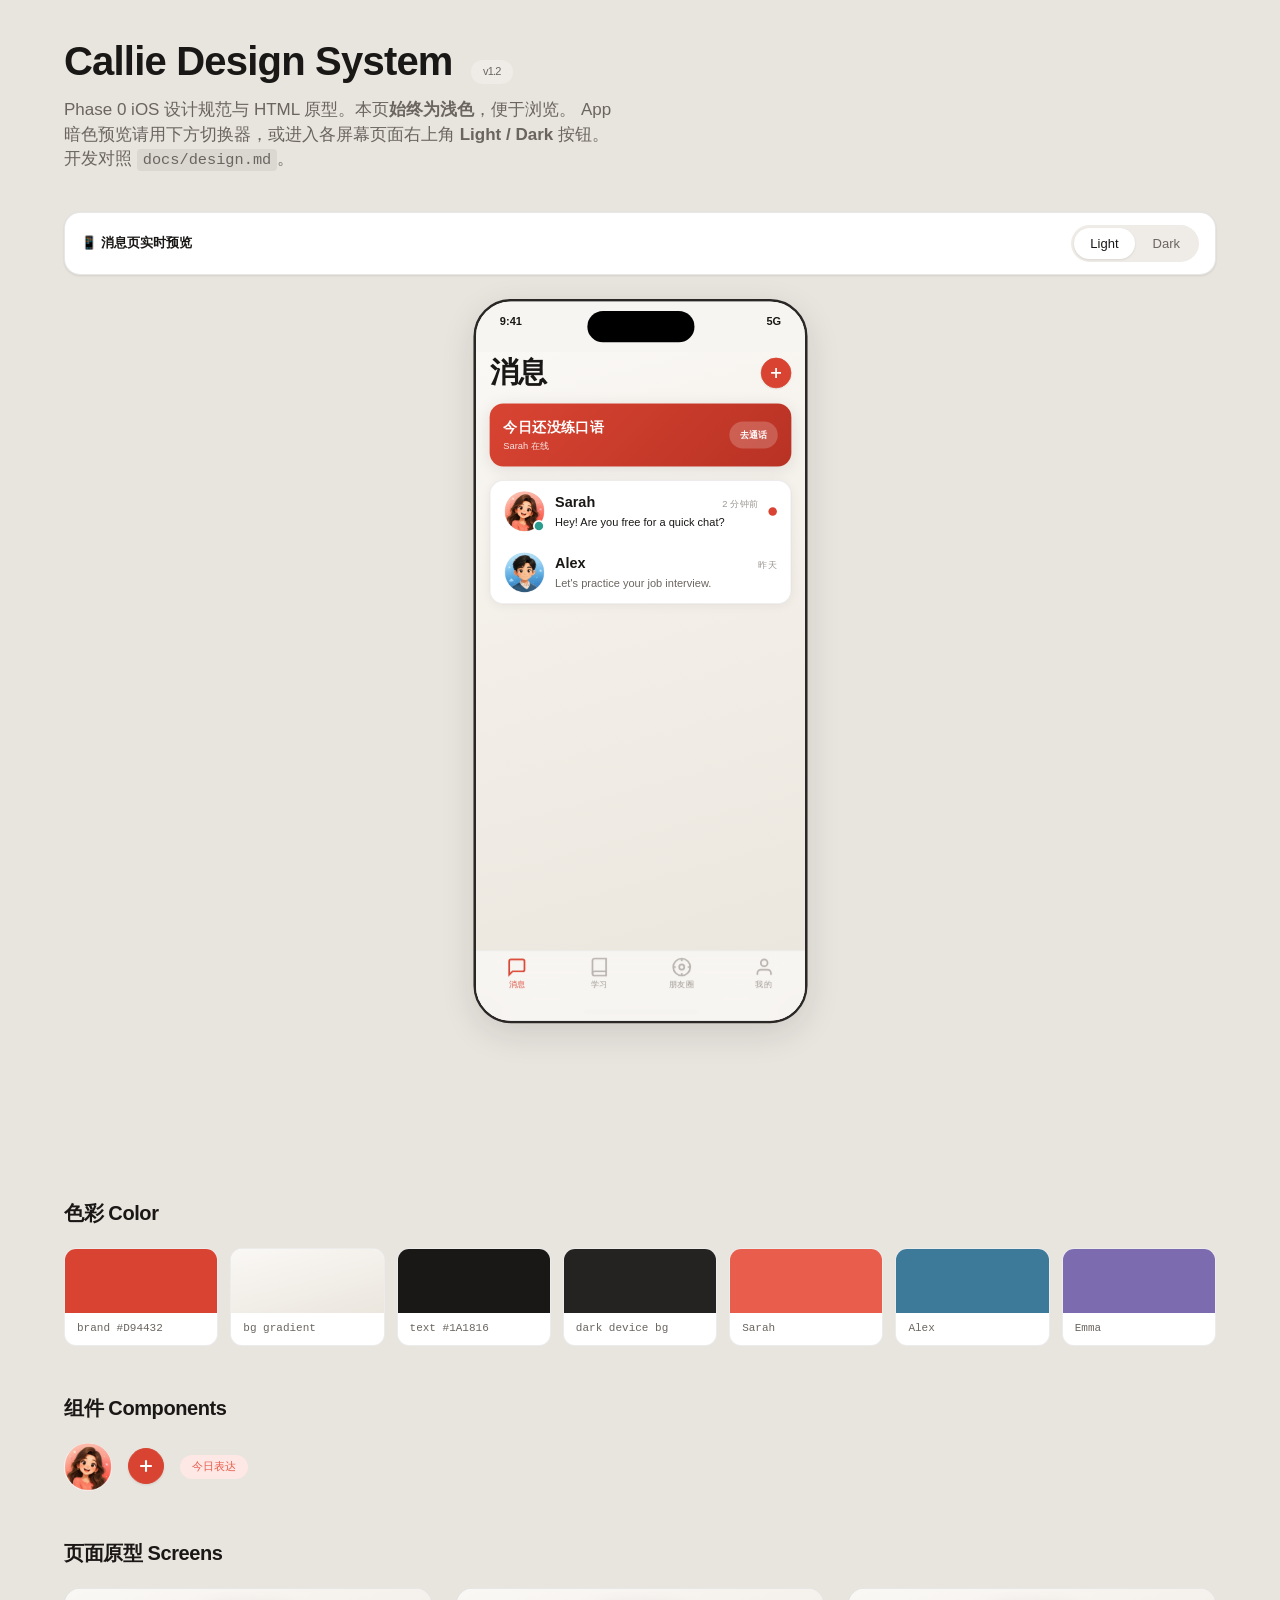
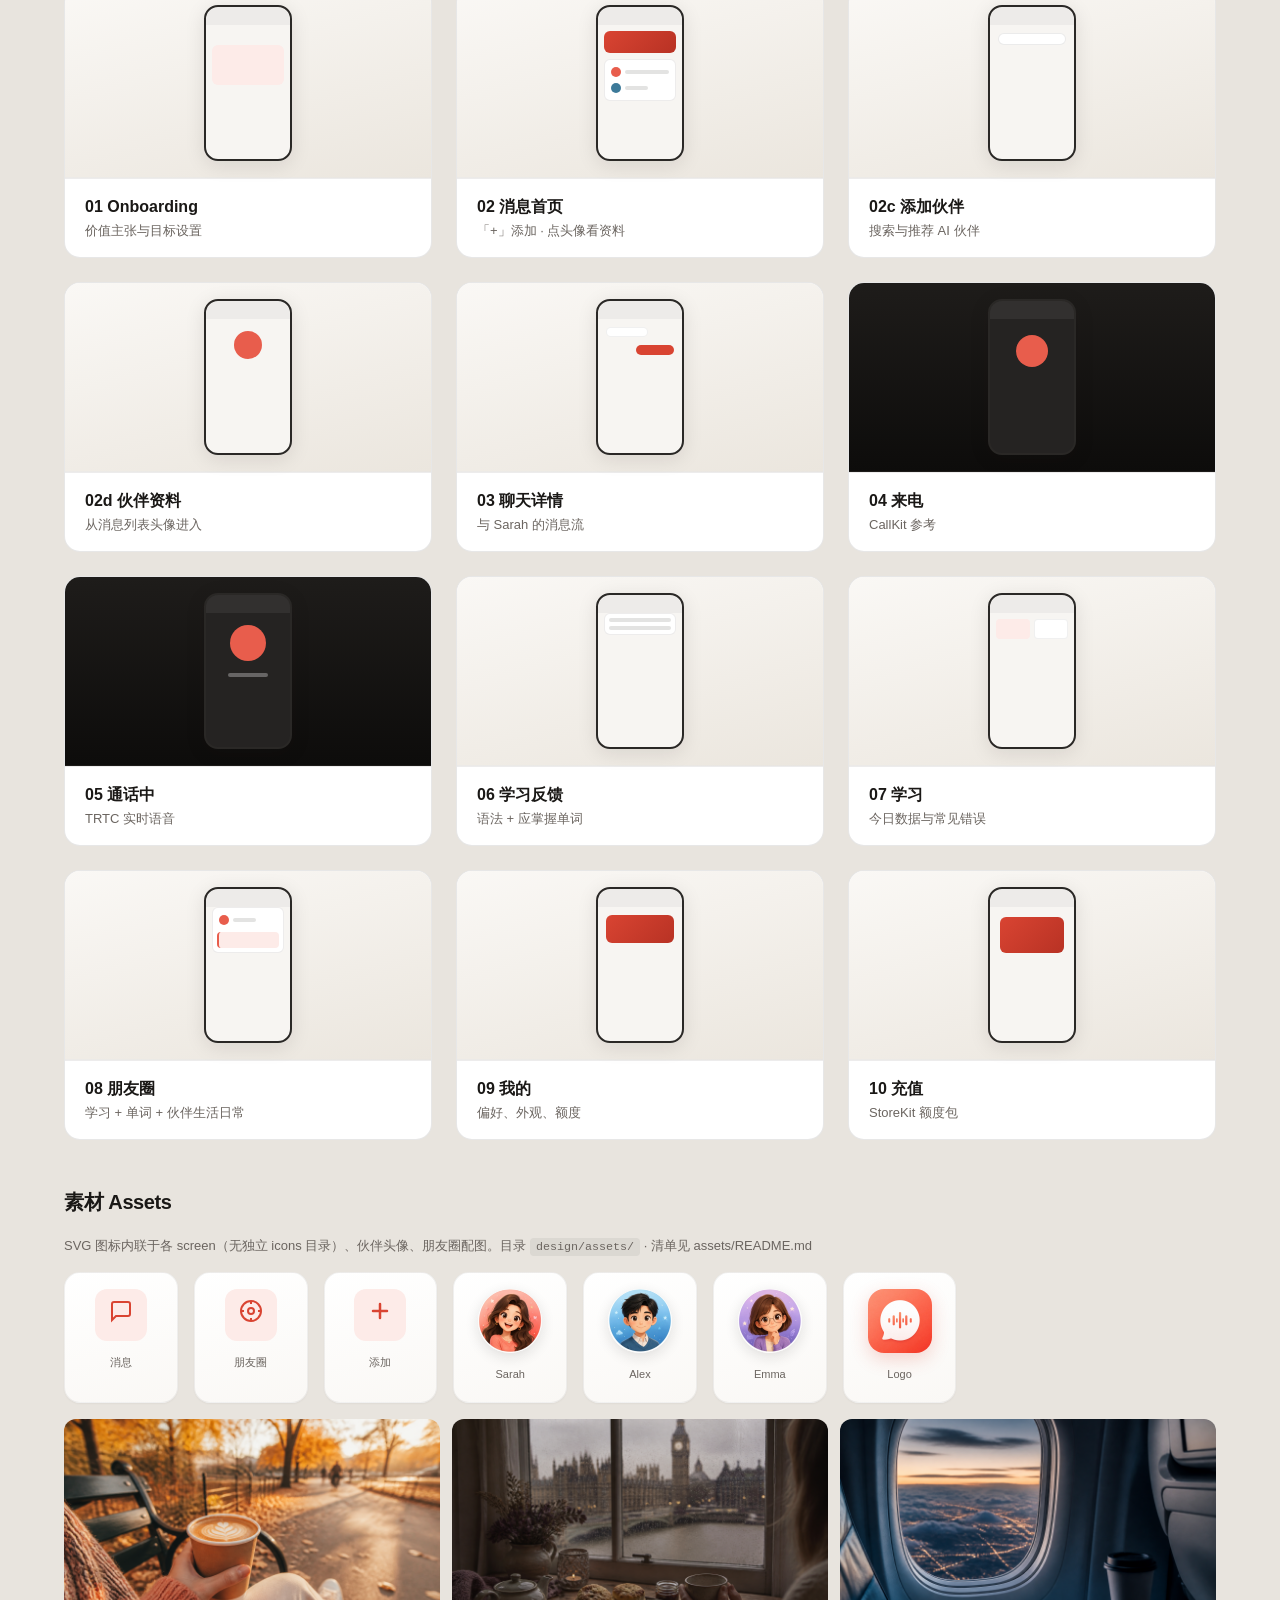
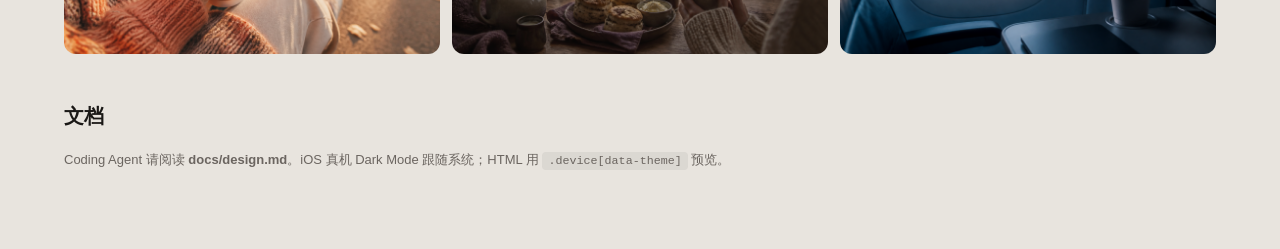
<file: design/index.html>
<!DOCTYPE html>
<html lang="zh-Hans" class="hub-page">
<head>
  <meta charset="UTF-8" />
  <meta name="viewport" content="width=device-width, initial-scale=1" />
  <title>Callie Design System</title>
  <link rel="stylesheet" href="css/tokens.css" />
  <link rel="stylesheet" href="css/layout.css" />
  <link rel="stylesheet" href="css/components.css" />
  <link rel="stylesheet" href="css/assets.css" />
</head>
<body>
  <div class="hub">
    <header class="hub-header">
      <h1>Callie Design System <span class="theme-badge">v1.2</span></h1>
      <p>
        Phase 0 iOS 设计规范与 HTML 原型。本页<strong>始终为浅色</strong>，便于浏览。
        App 暗色预览请用下方切换器，或进入各屏幕页面右上角 <strong>Light / Dark</strong> 按钮。
        开发对照 <code>docs/design.md</code>。
      </p>
    </header>

    <div class="theme-toolbar">
      <span class="theme-toolbar__label">📱 消息页实时预览</span>
      <div class="theme-toggle" role="group" aria-label="设备主题">
        <button type="button" class="theme-toggle__btn theme-toggle__btn--active" data-theme-btn="light">Light</button>
        <button type="button" class="theme-toggle__btn" data-theme-btn="dark">Dark</button>
      </div>
    </div>

    <div style="display:flex;justify-content:center;margin-bottom:var(--space-12)">
      <div class="device" data-theme="light" style="transform:scale(0.85);transform-origin:top center">
        <div class="device__island"></div>
        <div class="device__screen">
          <div class="device__status device__status--light"><span>9:41</span><span>5G</span></div>
          <div class="device__content device__content--with-tab">
            <div class="page page--rich">
              <header class="page-header page-header--large page-header--toolbar">
                <h1 class="page-title">消息</h1>
                <span class="nav-icon-btn nav-icon-btn--brand" aria-hidden="true">
                  <svg viewBox="0 0 24 24" fill="none" stroke="currentColor" stroke-width="2.5"><path d="M12 5v14M5 12h14"/></svg>
                </span>
              </header>
              <div class="hero-strip">
                <div class="hero-strip__text"><h2>今日还没练口语</h2><p>Sarah 在线</p></div>
                <span class="hero-strip__badge">去通话</span>
              </div>
              <div class="page-body page-body--flush">
                <div class="conversation-panel">
                  <ul class="conversation-list">
                    <li>
                      <div class="conversation-row">
                        <span class="avatar-wrap">
                          <img class="avatar-img" src="assets/avatars/avatar-sarah.png" alt="Sarah" />
                          <span class="avatar__badge"></span>
                        </span>
                        <div class="conversation-row__body">
                          <div class="conversation-row__top">
                            <span class="conversation-row__name">Sarah</span>
                            <span class="conversation-row__time">2 分钟前</span>
                          </div>
                          <p class="conversation-row__preview conversation-row__preview--unread">Hey! Are you free for a quick chat?</p>
                        </div>
                        <span class="conversation-row__unread"></span>
                      </div>
                    </li>
                    <li>
                      <div class="conversation-row">
                        <img class="avatar-img" src="assets/avatars/avatar-alex.png" alt="Alex" />
                        <div class="conversation-row__body">
                          <div class="conversation-row__top">
                            <span class="conversation-row__name">Alex</span>
                            <span class="conversation-row__time">昨天</span>
                          </div>
                          <p class="conversation-row__preview">Let's practice your job interview.</p>
                        </div>
                      </div>
                    </li>
                  </ul>
                </div>
              </div>
            </div>
          </div>
          <nav class="tab-bar">
            <span class="tab-bar__item tab-bar__item--active"><svg class="tab-bar__icon" viewBox="0 0 24 24" fill="none" stroke="currentColor" stroke-width="2"><path d="M21 15a2 2 0 0 1-2 2H7l-4 4V5a2 2 0 0 1 2-2h14a2 2 0 0 1 2 2z"/></svg>消息</span>
            <span class="tab-bar__item"><svg class="tab-bar__icon" viewBox="0 0 24 24" fill="none" stroke="currentColor" stroke-width="2"><path d="M4 19.5A2.5 2.5 0 0 1 6.5 17H20"/><path d="M6.5 2H20v20H6.5A2.5 2.5 0 0 1 4 19.5v-15A2.5 2.5 0 0 1 6.5 2z"/></svg>学习</span>
            <span class="tab-bar__item"><svg class="tab-bar__icon" viewBox="0 0 24 24" fill="none" stroke="currentColor" stroke-width="2"><circle cx="12" cy="12" r="10"/><circle cx="12" cy="12" r="3"/><line x1="12" y1="2" x2="12" y2="5"/><line x1="12" y1="19" x2="12" y2="22"/><line x1="2" y1="12" x2="5" y2="12"/><line x1="19" y1="12" x2="22" y2="12"/></svg>朋友圈</span>
            <span class="tab-bar__item"><svg class="tab-bar__icon" viewBox="0 0 24 24" fill="none" stroke="currentColor" stroke-width="2"><path d="M20 21v-2a4 4 0 0 0-4-4H8a4 4 0 0 0-4 4v2"/><circle cx="12" cy="7" r="4"/></svg>我的</span>
          </nav>
          <div class="device__home-indicator device__home-indicator--dark"></div>
        </div>
      </div>
    </div>

    <section class="hub-section">
      <h2>色彩 Color</h2>
      <div class="token-grid">
        <div class="token-swatch"><div class="token-swatch__color" style="background:#d94432"></div><div class="token-swatch__label">brand #D94432</div></div>
        <div class="token-swatch"><div class="token-swatch__color" style="background:linear-gradient(165deg,#faf8f5,#ebe6de)"></div><div class="token-swatch__label">bg gradient</div></div>
        <div class="token-swatch"><div class="token-swatch__color" style="background:#1a1816"></div><div class="token-swatch__label">text #1A1816</div></div>
        <div class="token-swatch"><div class="token-swatch__color" style="background:#252322"></div><div class="token-swatch__label">dark device bg</div></div>
        <div class="token-swatch"><div class="token-swatch__color" style="background:#e85d4c"></div><div class="token-swatch__label">Sarah</div></div>
        <div class="token-swatch"><div class="token-swatch__color" style="background:#3d7a99"></div><div class="token-swatch__label">Alex</div></div>
        <div class="token-swatch"><div class="token-swatch__color" style="background:#7c6bae"></div><div class="token-swatch__label">Emma</div></div>
      </div>
    </section>

    <section class="hub-section">
      <h2>组件 Components</h2>
      <div class="component-row">
        <img class="avatar-img" src="assets/avatars/avatar-sarah.png" alt="Sarah" />
        <button class="nav-icon-btn nav-icon-btn--brand" type="button" aria-label="添加">
          <svg viewBox="0 0 24 24" fill="none" stroke="currentColor" stroke-width="2.5"><path d="M12 5v14M5 12h14"/></svg>
        </button>
        <span class="tag tag--sarah">今日表达</span>
      </div>
    </section>

    <section class="hub-section">
      <h2>页面原型 Screens</h2>
      <div class="screen-grid">
        <a class="screen-card" href="screens/onboarding.html">
          <div class="screen-card__thumb"><div class="screen-card__thumb-inner"><div class="thumb-bar"></div><div class="thumb-hero" style="margin-top:20px;height:40px;background:#fdebe8"></div></div></div>
          <div class="screen-card__meta"><h3>01 Onboarding</h3><p>价值主张与目标设置</p></div>
        </a>
        <a class="screen-card" href="screens/messages.html">
          <div class="screen-card__thumb">
            <div class="screen-card__thumb-inner">
              <div class="thumb-bar"></div>
              <div class="thumb-hero"></div>
              <div class="thumb-panel"><div class="thumb-row"><span class="thumb-dot" style="background:#e85d4c"></span><span class="thumb-line"></span></div><div class="thumb-row"><span class="thumb-dot" style="background:#3d7a99"></span><span class="thumb-line thumb-line--short"></span></div></div>
            </div>
          </div>
          <div class="screen-card__meta"><h3>02 消息首页</h3><p>「+」添加 · 点头像看资料</p></div>
        </a>
        <a class="screen-card" href="screens/add-partner.html">
          <div class="screen-card__thumb"><div class="screen-card__thumb-inner"><div class="thumb-bar"></div><div style="margin:8px;height:12px;border-radius:6px;background:#fff;border:1px solid rgba(0,0,0,.08)"></div></div></div>
          <div class="screen-card__meta"><h3>02c 添加伙伴</h3><p>搜索与推荐 AI 伙伴</p></div>
        </a>
        <a class="screen-card" href="screens/partner-profile.html">
          <div class="screen-card__thumb"><div class="screen-card__thumb-inner"><div class="thumb-bar"></div><div style="margin:12px auto;width:28px;height:28px;border-radius:50%;background:#e85d4c"></div></div></div>
          <div class="screen-card__meta"><h3>02d 伙伴资料</h3><p>从消息列表头像进入</p></div>
        </a>
        <a class="screen-card" href="screens/chat.html">
          <div class="screen-card__thumb"><div class="screen-card__thumb-inner"><div class="thumb-bar"></div><div style="margin:8px;width:50%;height:10px;border-radius:6px;background:#fff;border:1px solid rgba(0,0,0,.06)"></div><div style="margin:4px 8px 8px auto;width:45%;height:10px;border-radius:6px;background:#d94432"></div></div></div>
          <div class="screen-card__meta"><h3>03 聊天详情</h3><p>与 Sarah 的消息流</p></div>
        </a>
        <a class="screen-card" href="screens/incoming-call.html">
          <div class="screen-card__thumb screen-card__thumb--call"><div class="screen-card__thumb-inner screen-card__thumb-inner--dark"><div class="thumb-bar thumb-bar--dark"></div><div style="margin:16px auto;width:32px;height:32px;border-radius:50%;background:#e85d4c"></div></div></div>
          <div class="screen-card__meta"><h3>04 来电</h3><p>CallKit 参考</p></div>
        </a>
        <a class="screen-card" href="screens/active-call.html">
          <div class="screen-card__thumb screen-card__thumb--call"><div class="screen-card__thumb-inner screen-card__thumb-inner--dark"><div class="thumb-bar thumb-bar--dark"></div><div style="margin:12px auto;width:36px;height:36px;border-radius:50%;background:#e85d4c"></div><div style="margin:8px auto;width:40px;height:4px;border-radius:2px;background:rgba(255,255,255,.3)"></div></div></div>
          <div class="screen-card__meta"><h3>05 通话中</h3><p>TRTC 实时语音</p></div>
        </a>
        <a class="screen-card" href="screens/feedback.html">
          <div class="screen-card__thumb"><div class="screen-card__thumb-inner"><div class="thumb-bar"></div><div class="thumb-panel"><div class="thumb-line" style="margin-bottom:4px"></div><div class="thumb-line thumb-line--short"></div></div></div></div>
          <div class="screen-card__meta"><h3>06 学习反馈</h3><p>语法 + 应掌握单词</p></div>
        </a>
        <a class="screen-card" href="screens/learn.html">
          <div class="screen-card__thumb"><div class="screen-card__thumb-inner"><div class="thumb-bar"></div><div style="display:grid;grid-template-columns:1fr 1fr;gap:4px;margin:6px"><div style="height:20px;border-radius:4px;background:#fdebe8"></div><div style="height:20px;border-radius:4px;background:#fff;border:1px solid rgba(0,0,0,.06)"></div></div></div></div>
          <div class="screen-card__meta"><h3>07 学习</h3><p>今日数据与常见错误</p></div>
        </a>
        <a class="screen-card" href="screens/moments.html">
          <div class="screen-card__thumb"><div class="screen-card__thumb-inner"><div class="thumb-bar"></div><div class="thumb-panel"><div class="thumb-row"><span class="thumb-dot" style="background:#e85d4c"></span><span class="thumb-line thumb-line--short"></span></div><div style="height:16px;margin-top:4px;border-radius:4px;background:#fdebe8;border-left:2px solid #e85d4c"></div></div></div></div>
          <div class="screen-card__meta"><h3>08 朋友圈</h3><p>学习 + 单词 + 伙伴生活日常</p></div>
        </a>
        <a class="screen-card" href="screens/profile.html">
          <div class="screen-card__thumb"><div class="screen-card__thumb-inner"><div class="thumb-bar"></div><div class="thumb-hero" style="height:28px;margin:8px"></div></div></div>
          <div class="screen-card__meta"><h3>09 我的</h3><p>偏好、外观、额度</p></div>
        </a>
        <a class="screen-card" href="screens/wallet.html">
          <div class="screen-card__thumb"><div class="screen-card__thumb-inner"><div class="thumb-bar"></div><div class="thumb-hero" style="height:36px;margin:10px"></div></div></div>
          <div class="screen-card__meta"><h3>10 充值</h3><p>StoreKit 额度包</p></div>
        </a>
      </div>
    </section>

    <section class="hub-section">
      <h2>素材 Assets</h2>
      <p style="font-size:var(--text-sm);margin-bottom:var(--space-4)">
        SVG 图标内联于各 screen（无独立 icons 目录）、伙伴头像、朋友圈配图。目录 <code>design/assets/</code> · 清单见 <a href="assets/README.md">assets/README.md</a>
      </p>
      <div class="assets-grid">
        <div class="assets-grid__item"><span class="assets-grid__icon-tile"><svg viewBox="0 0 24 24" fill="none" stroke="currentColor" stroke-width="2" aria-hidden="true"><path d="M21 15a2 2 0 0 1-2 2H7l-4 4V5a2 2 0 0 1 2-2h14a2 2 0 0 1 2 2z"/></svg></span><span class="assets-grid__label">消息</span></div>
        <div class="assets-grid__item"><span class="assets-grid__icon-tile"><svg viewBox="0 0 24 24" fill="none" stroke="currentColor" stroke-width="2" aria-hidden="true"><circle cx="12" cy="12" r="10"/><circle cx="12" cy="12" r="3"/><line x1="12" y1="2" x2="12" y2="5"/><line x1="12" y1="19" x2="12" y2="22"/><line x1="2" y1="12" x2="5" y2="12"/><line x1="19" y1="12" x2="22" y2="12"/></svg></span><span class="assets-grid__label">朋友圈</span></div>
        <div class="assets-grid__item"><span class="assets-grid__icon-tile"><svg viewBox="0 0 24 24" fill="none" stroke="currentColor" stroke-width="2.5" stroke-linecap="round" aria-hidden="true"><path d="M12 5v14M5 12h14"/></svg></span><span class="assets-grid__label">添加</span></div>
        <div class="assets-grid__item assets-grid__item--avatar"><img src="assets/avatars/avatar-sarah.png" alt="" /><span class="assets-grid__label">Sarah</span></div>
        <div class="assets-grid__item assets-grid__item--avatar"><img src="assets/avatars/avatar-alex.png" alt="" /><span class="assets-grid__label">Alex</span></div>
        <div class="assets-grid__item assets-grid__item--avatar"><img src="assets/avatars/avatar-emma.png" alt="" /><span class="assets-grid__label">Emma</span></div>
        <div class="assets-grid__item assets-grid__item--logo"><img src="assets/brand/callie-logo.png" alt="Callie logo" /><span class="assets-grid__label">Logo</span></div>
      </div>
      <div style="display:grid;grid-template-columns:repeat(3,1fr);gap:var(--space-3);margin-top:var(--space-4)">
        <img src="assets/images/moments/moment-sarah-park.jpg" alt="Sarah park" style="width:100%;border-radius:12px;aspect-ratio:16/10;object-fit:cover" />
        <img src="assets/images/moments/moment-emma-kitchen.jpg" alt="Emma kitchen" style="width:100%;border-radius:12px;aspect-ratio:16/10;object-fit:cover" />
        <img src="assets/images/moments/moment-alex-flight.jpg" alt="Alex flight" style="width:100%;border-radius:12px;aspect-ratio:16/10;object-fit:cover" />
      </div>
    </section>

    <section class="hub-section">
      <h2>文档</h2>
      <p style="font-size:var(--text-sm)">
        Coding Agent 请阅读 <strong>docs/design.md</strong>。iOS 真机 Dark Mode 跟随系统；HTML 用 <code>.device[data-theme]</code> 预览。
      </p>
    </section>
  </div>
  <script src="js/preview-theme.js"></script>
</body>
</html>
</file>
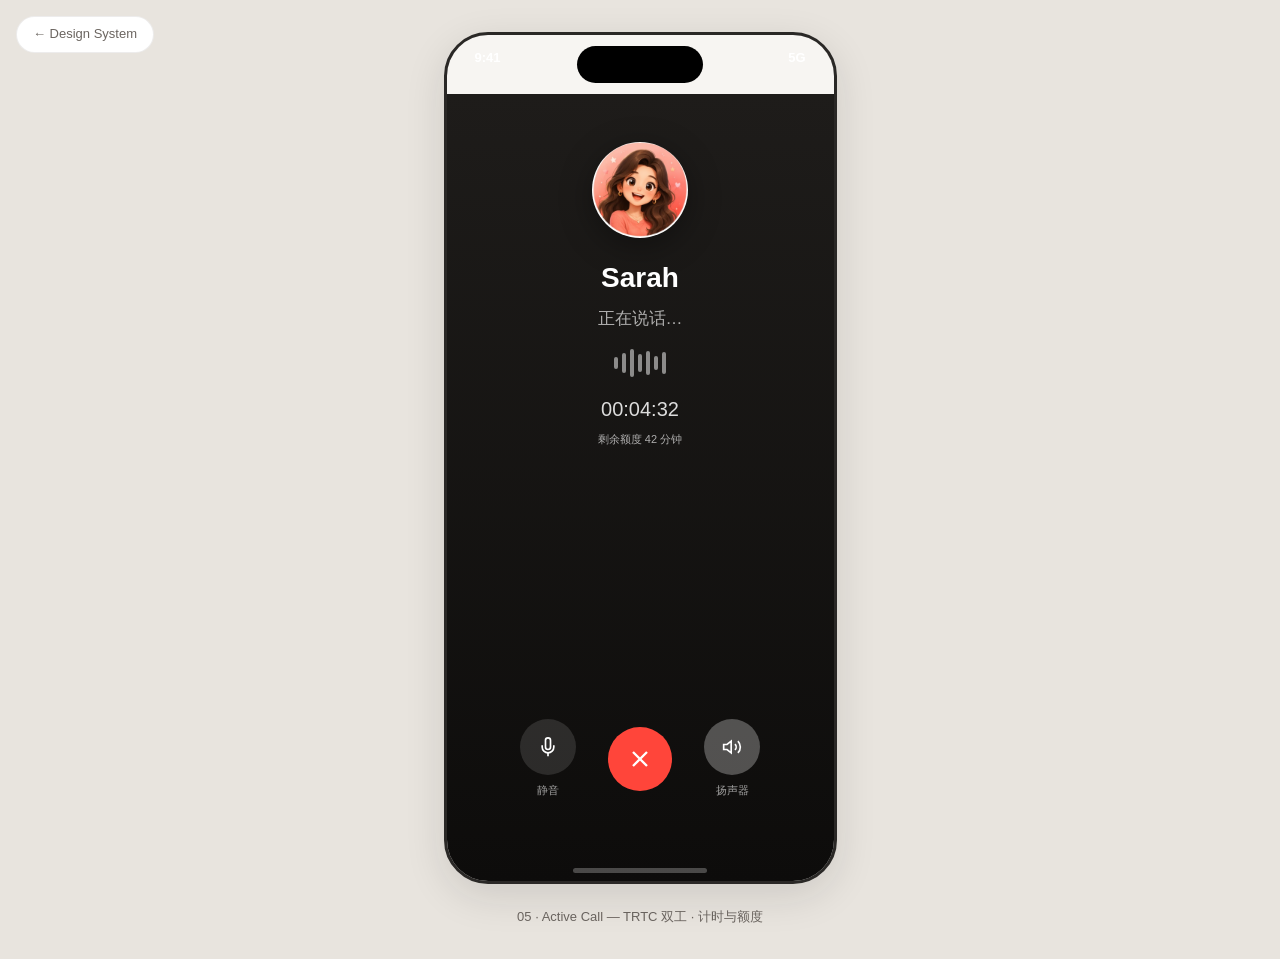
<file: design/screens/active-call.html>
<!DOCTYPE html>
<html lang="zh-Hans">
<head>
  <meta charset="UTF-8" />
  <meta name="viewport" content="width=device-width, initial-scale=1" />
  <title>Callie — 通话中</title>
  <link rel="stylesheet" href="../css/tokens.css" />
  <link rel="stylesheet" href="../css/layout.css" />
  <link rel="stylesheet" href="../css/components.css" />
  <link rel="stylesheet" href="../css/assets.css" />
</head>
<body class="screen-page">
  <nav class="screen-page__nav"><a class="link-back" href="../index.html">← Design System</a></nav>
  <div class="device device--dark">
    <div class="device__island"></div>
    <div class="device__screen">
      <div class="device__status device__status--dark"><span>9:41</span><span>5G</span></div>
      <div class="device__content">
        <div class="call-screen">
          <div class="call-screen__partner">
            <img class="avatar-img avatar-img--xl" src="../assets/avatars/avatar-sarah.png" alt="Sarah" />
            <h1 class="call-screen__name">Sarah</h1>
            <p class="call-screen__status">正在说话…</p>
            <div class="waveform" aria-hidden="true">
              <span class="waveform__bar"></span><span class="waveform__bar"></span><span class="waveform__bar"></span>
              <span class="waveform__bar"></span><span class="waveform__bar"></span><span class="waveform__bar"></span><span class="waveform__bar"></span>
            </div>
            <p class="call-screen__timer">00:04:32</p>
            <p class="call-screen__status" style="font-size:var(--text-xs);margin-top:var(--space-2)">剩余额度 42 分钟</p>
          </div>
          <div class="call-controls">
            <div class="call-control-group">
              <button class="btn btn--call-control" type="button" aria-label="静音">
                <svg class="btn-icon" viewBox="0 0 24 24" fill="none" stroke="currentColor" stroke-width="2"><path d="M12 1a3 3 0 0 0-3 3v8a3 3 0 0 0 6 0V4a3 3 0 0 0-3-3z"/><path d="M19 10v2a7 7 0 0 1-14 0v-2"/><line x1="12" y1="19" x2="12" y2="23"/></svg>
              </button>
              <span class="call-control-label">静音</span>
            </div>
            <div class="call-control-group">
              <button class="btn btn--call-hangup" type="button" aria-label="挂断">
                <svg class="btn-icon--lg" viewBox="0 0 24 24" fill="none" stroke="currentColor" stroke-width="2"><path d="M18 6L6 18M6 6l12 12" transform="rotate(0)"/></svg>
              </button>
            </div>
            <div class="call-control-group">
              <button class="btn btn--call-control btn--call-control--active" type="button" aria-label="扬声器">
                <svg class="btn-icon" viewBox="0 0 24 24" fill="none" stroke="currentColor" stroke-width="2"><polygon points="11 5 6 9 2 9 2 15 6 15 11 19 11 5"/><path d="M19.07 4.93a10 10 0 0 1 0 14.14M15.54 8.46a5 5 0 0 1 0 7.07"/></svg>
              </button>
              <span class="call-control-label">扬声器</span>
            </div>
          </div>
        </div>
      </div>
      <div class="device__home-indicator"></div>
    </div>
  </div>
  <p class="screen-page__label">05 · Active Call — TRTC 双工 · 计时与额度</p>
</body>
</html>
</file>
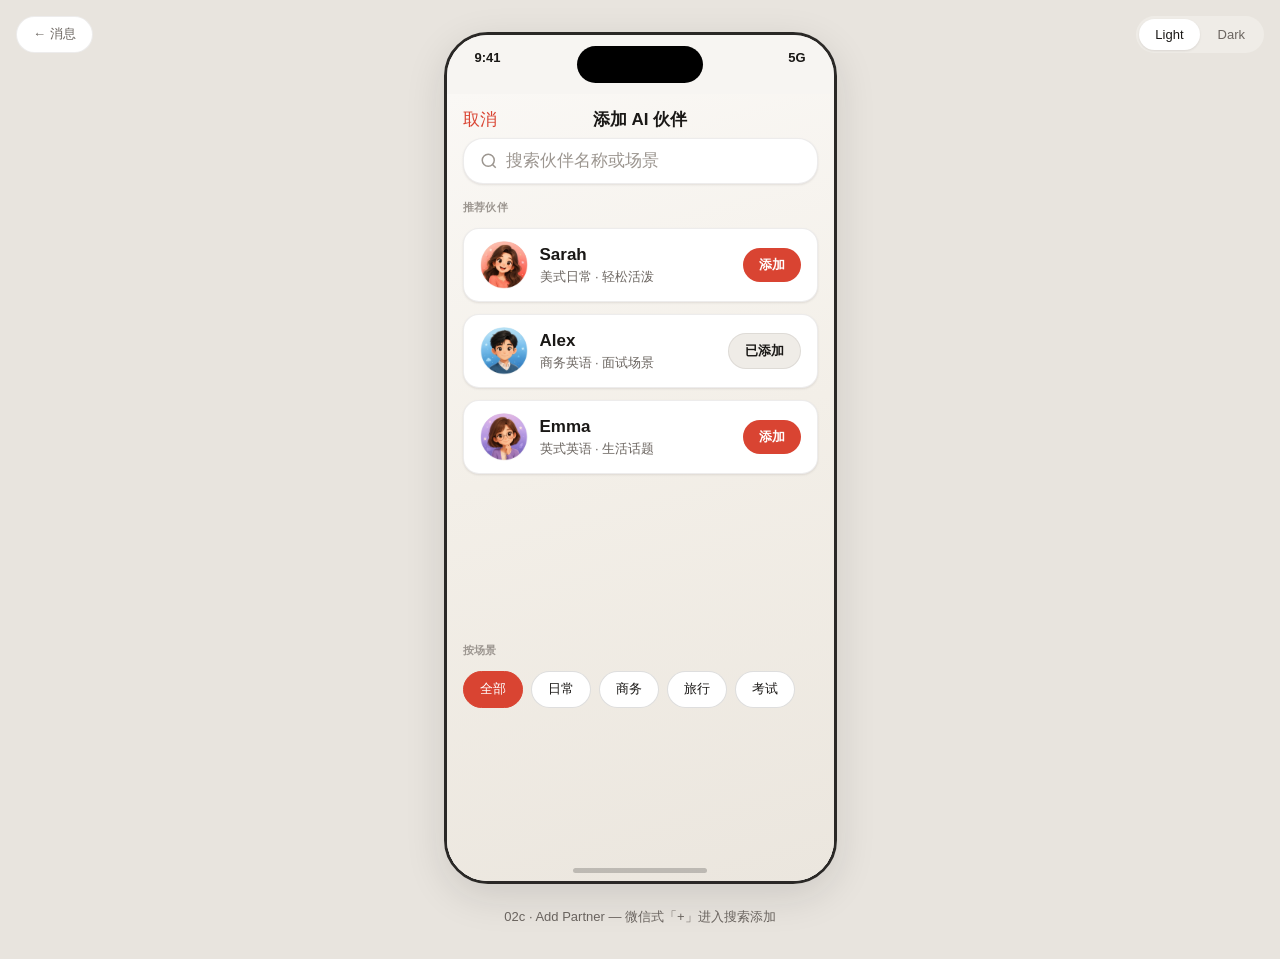
<file: design/screens/add-partner.html>
<!DOCTYPE html>
<html lang="zh-Hans" class="screen-chrome">
<head>
  <meta charset="UTF-8" />
  <meta name="viewport" content="width=device-width, initial-scale=1" />
  <title>Callie — 添加 AI 伙伴</title>
  <link rel="stylesheet" href="../css/tokens.css" />
  <link rel="stylesheet" href="../css/layout.css" />
  <link rel="stylesheet" href="../css/components.css" />
  <link rel="stylesheet" href="../css/assets.css" />
</head>
<body class="screen-page">
  <nav class="screen-page__nav"><a class="link-back" href="messages.html">← 消息</a></nav>
  <div class="screen-page__toolbar">
    <div class="theme-toggle" role="group" aria-label="设备主题">
      <button type="button" class="theme-toggle__btn theme-toggle__btn--active" data-theme-btn="light">Light</button>
      <button type="button" class="theme-toggle__btn" data-theme-btn="dark">Dark</button>
    </div>
  </div>
  <div class="device" data-theme="light">
    <div class="device__island"></div>
    <div class="device__screen">
      <div class="device__status device__status--light"><span>9:41</span><span>5G</span></div>
      <div class="device__content">
        <div class="page page--rich">
          <header class="nav-bar" style="padding-top:var(--space-2)">
            <a class="nav-bar__back" href="messages.html">取消</a>
            <span class="nav-bar__title">添加 AI 伙伴</span>
            <span class="nav-bar__action" style="visibility:hidden">·</span>
          </header>

          <div class="search-bar">
            <svg viewBox="0 0 24 24" fill="none" stroke="currentColor" stroke-width="2"><circle cx="11" cy="11" r="8"/><path d="M21 21l-4.35-4.35"/></svg>
            <input type="search" placeholder="搜索伙伴名称或场景" aria-label="搜索 AI 伙伴" />
          </div>

          <p class="section-label">推荐伙伴</p>
          <div class="page-body" style="padding-top:0">
            <div class="add-partner-row">
              <img class="avatar-img" src="../assets/avatars/avatar-sarah.png" alt="Sarah" />
              <div class="add-partner-row__info">
                <div class="add-partner-row__name">Sarah</div>
                <div class="add-partner-row__desc">美式日常 · 轻松活泼</div>
              </div>
              <button class="btn btn--primary btn--compact" type="button">添加</button>
            </div>
            <div class="add-partner-row">
              <img class="avatar-img" src="../assets/avatars/avatar-alex.png" alt="Alex" />
              <div class="add-partner-row__info">
                <div class="add-partner-row__name">Alex</div>
                <div class="add-partner-row__desc">商务英语 · 面试场景</div>
              </div>
              <button class="btn btn--secondary btn--compact" type="button">已添加</button>
            </div>
            <div class="add-partner-row">
              <img class="avatar-img" src="../assets/avatars/avatar-emma.png" alt="Emma" />
              <div class="add-partner-row__info">
                <div class="add-partner-row__name">Emma</div>
                <div class="add-partner-row__desc">英式英语 · 生活话题</div>
              </div>
              <button class="btn btn--primary btn--compact" type="button">添加</button>
            </div>
          </div>

          <p class="section-label">按场景</p>
          <div class="page-body" style="padding-top:0">
            <div class="chip-group" style="margin-bottom:var(--space-4)">
              <span class="chip chip--selected">全部</span>
              <span class="chip">日常</span>
              <span class="chip">商务</span>
              <span class="chip">旅行</span>
              <span class="chip">考试</span>
            </div>
          </div>
        </div>
      </div>
      <div class="device__home-indicator device__home-indicator--dark"></div>
    </div>
  </div>
  <p class="screen-page__label">02c · Add Partner — 微信式「+」进入搜索添加</p>
  <script src="../js/preview-theme.js"></script>
</body>
</html>
</file>
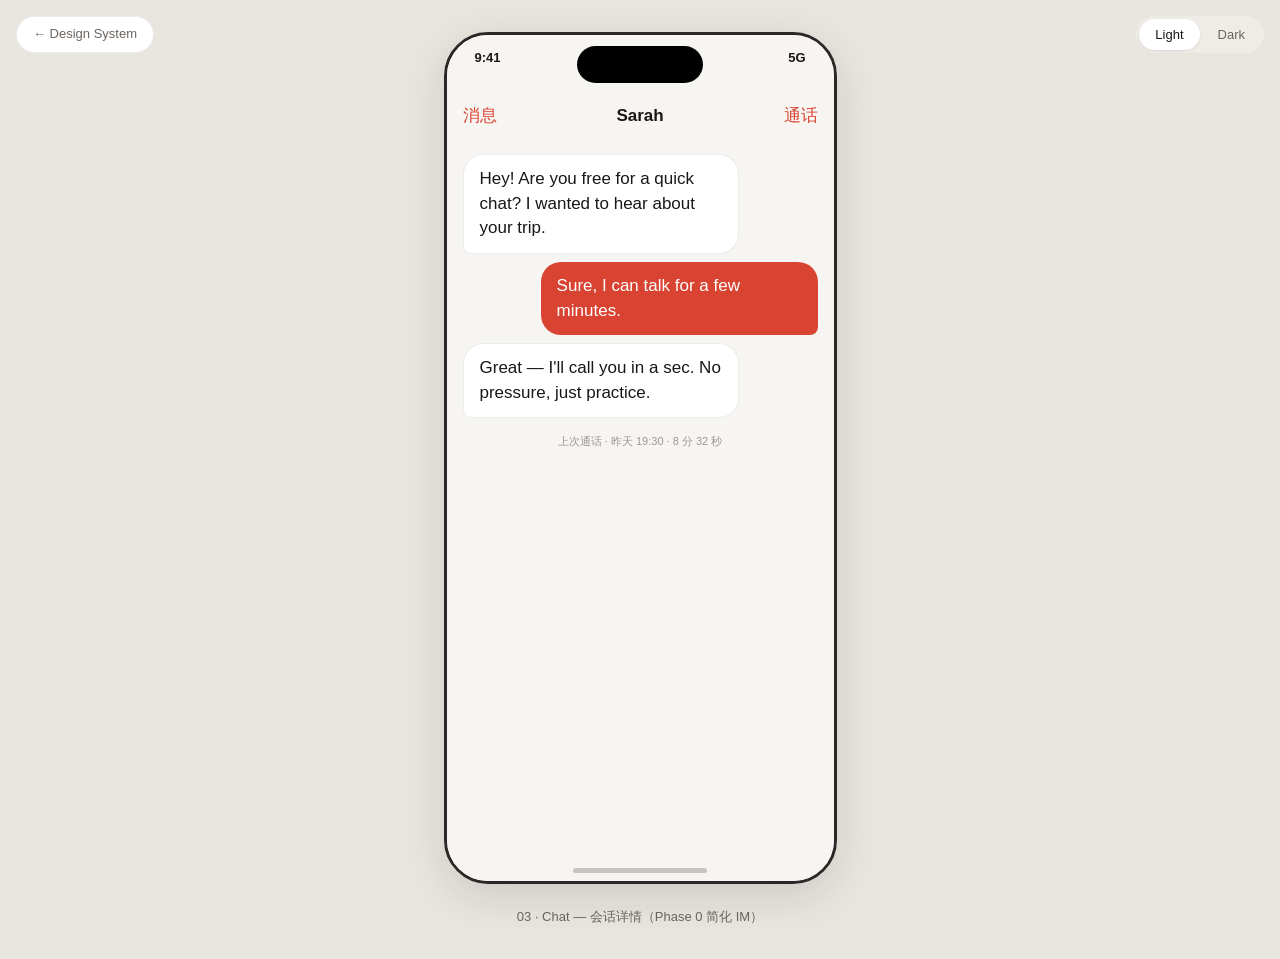
<file: design/screens/chat.html>
<!DOCTYPE html>
<html lang="zh-Hans" class="screen-chrome">
<head>
  <meta charset="UTF-8" />
  <meta name="viewport" content="width=device-width, initial-scale=1" />
  <title>Callie — 与 Sarah 聊天</title>
  <link rel="stylesheet" href="../css/tokens.css" />
  <link rel="stylesheet" href="../css/layout.css" />
  <link rel="stylesheet" href="../css/components.css" />
</head>
<body class="screen-page">
  <nav class="screen-page__nav"><a class="link-back" href="../index.html">← Design System</a></nav>
  <div class="screen-page__toolbar">
    <div class="theme-toggle" role="group" aria-label="设备主题">
      <button type="button" class="theme-toggle__btn theme-toggle__btn--active" data-theme-btn="light">Light</button>
      <button type="button" class="theme-toggle__btn" data-theme-btn="dark">Dark</button>
    </div>
  </div>
  <div class="device" data-theme="light">
    <div class="device__island"></div>
    <div class="device__screen">
      <div class="device__status device__status--light"><span>9:41</span><span>5G</span></div>
      <div class="device__content">
        <nav class="nav-bar">
          <a class="nav-bar__back" href="messages.html">消息</a>
          <span class="nav-bar__title">Sarah</span>
          <span class="nav-bar__action">通话</span>
        </nav>
        <div class="message-list">
          <div class="message-bubble message-bubble--incoming">
            Hey! Are you free for a quick chat? I wanted to hear about your trip.
          </div>
          <div class="message-bubble message-bubble--outgoing">
            Sure, I can talk for a few minutes.
          </div>
          <div class="message-bubble message-bubble--incoming">
            Great — I'll call you in a sec. No pressure, just practice.
          </div>
          <p style="text-align:center;font-size:var(--text-xs);color:var(--color-text-tertiary);padding:var(--space-2) 0">
            上次通话 · 昨天 19:30 · 8 分 32 秒
          </p>
        </div>
      </div>
      <div class="device__home-indicator device__home-indicator--dark"></div>
    </div>
  </div>
  <p class="screen-page__label">03 · Chat — 会话详情（Phase 0 简化 IM）</p>
  <script src="../js/preview-theme.js"></script>
</body>
</html>
</file>
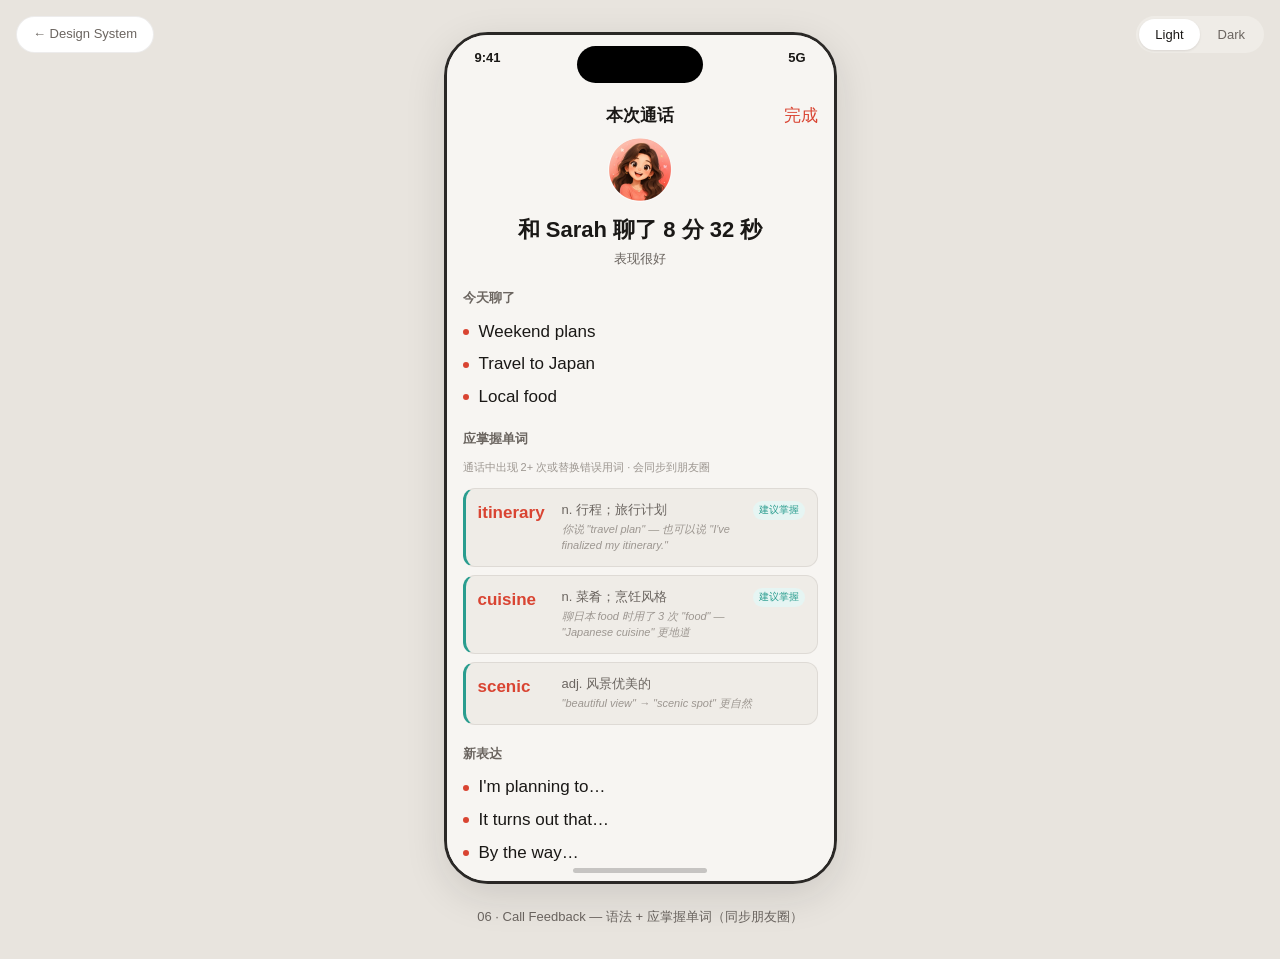
<file: design/screens/feedback.html>
<!DOCTYPE html>
<html lang="zh-Hans" class="screen-chrome">
<head>
  <meta charset="UTF-8" />
  <meta name="viewport" content="width=device-width, initial-scale=1" />
  <title>Callie — 学习反馈</title>
  <link rel="stylesheet" href="../css/tokens.css" />
  <link rel="stylesheet" href="../css/layout.css" />
  <link rel="stylesheet" href="../css/components.css" />
  <link rel="stylesheet" href="../css/assets.css" />
</head>
<body class="screen-page">
  <nav class="screen-page__nav"><a class="link-back" href="../index.html">← Design System</a></nav>
  <div class="screen-page__toolbar">
    <div class="theme-toggle" role="group" aria-label="设备主题">
      <button type="button" class="theme-toggle__btn theme-toggle__btn--active" data-theme-btn="light">Light</button>
      <button type="button" class="theme-toggle__btn" data-theme-btn="dark">Dark</button>
    </div>
  </div>
  <div class="device" data-theme="light">
    <div class="device__island"></div>
    <div class="device__screen">
      <div class="device__status device__status--light"><span>9:41</span><span>5G</span></div>
      <div class="device__content">
        <nav class="nav-bar">
          <span class="nav-bar__back"></span>
          <span class="nav-bar__title">本次通话</span>
          <span class="nav-bar__action">完成</span>
        </nav>
        <div class="page-body">
          <div style="text-align:center;margin-bottom:var(--space-5)">
            <img class="avatar-img avatar-img--lg" src="../assets/avatars/avatar-sarah.png" alt="Sarah" style="margin:0 auto var(--space-3);display:block" />
            <h2 style="font-size:var(--text-xl);font-weight:var(--weight-semibold)">和 Sarah 聊了 8 分 32 秒</h2>
            <p style="color:var(--color-text-secondary);font-size:var(--text-sm);margin-top:var(--space-1)">表现很好</p>
          </div>

          <section class="feedback-section">
            <h3>今天聊了</h3>
            <ul class="feedback-list">
              <li>Weekend plans</li>
              <li>Travel to Japan</li>
              <li>Local food</li>
            </ul>
          </section>

          <section class="feedback-section">
            <h3>应掌握单词</h3>
            <p style="font-size:var(--text-xs);color:var(--color-text-tertiary);margin-bottom:var(--space-3)">通话中出现 2+ 次或替换错误用词 · 会同步到朋友圈</p>
            <div class="vocab-grid">
              <div class="vocab-item">
                <span class="vocab-item__word">itinerary</span>
                <div class="vocab-item__body">
                  <div class="vocab-item__def">n. 行程；旅行计划</div>
                  <div class="vocab-item__ctx">你说 "travel plan" — 也可以说 "I've finalized my itinerary."</div>
                </div>
                <span class="vocab-item__badge">建议掌握</span>
              </div>
              <div class="vocab-item">
                <span class="vocab-item__word">cuisine</span>
                <div class="vocab-item__body">
                  <div class="vocab-item__def">n. 菜肴；烹饪风格</div>
                  <div class="vocab-item__ctx">聊日本 food 时用了 3 次 "food" — "Japanese cuisine" 更地道</div>
                </div>
                <span class="vocab-item__badge">建议掌握</span>
              </div>
              <div class="vocab-item">
                <span class="vocab-item__word">scenic</span>
                <div class="vocab-item__body">
                  <div class="vocab-item__def">adj. 风景优美的</div>
                  <div class="vocab-item__ctx">"beautiful view" → "scenic spot" 更自然</div>
                </div>
              </div>
            </div>
          </section>

          <section class="feedback-section">
            <h3>新表达</h3>
            <ul class="feedback-list">
              <li>I'm planning to…</li>
              <li>It turns out that…</li>
              <li>By the way…</li>
            </ul>
          </section>

          <section class="feedback-section">
            <h3>需要注意</h3>
            <div class="feedback-correction">
              <span class="feedback-correction__wrong">I go to Japan last year.</span>
              <span class="feedback-correction__right">I went to Japan last year.</span>
            </div>
          </section>

          <section class="feedback-section">
            <h3>今日表现</h3>
            <div class="progress-row">
              <span class="progress-row__label">流利度</span>
              <div class="progress-bar"><div class="progress-bar__fill" style="width:80%"></div></div>
            </div>
            <div class="progress-row">
              <span class="progress-row__label">词汇</span>
              <div class="progress-bar"><div class="progress-bar__fill" style="width:70%"></div></div>
            </div>
            <div class="progress-row">
              <span class="progress-row__label">语法</span>
              <div class="progress-bar"><div class="progress-bar__fill" style="width:60%"></div></div>
            </div>
          </section>

          <button class="btn btn--primary" type="button" style="margin-top:var(--space-4)">返回消息</button>
        </div>
      </div>
      <div class="device__home-indicator device__home-indicator--dark"></div>
    </div>
  </div>
  <p class="screen-page__label">06 · Call Feedback — 语法 + 应掌握单词（同步朋友圈）</p>
  <script src="../js/preview-theme.js"></script>
</body>
</html>
</file>
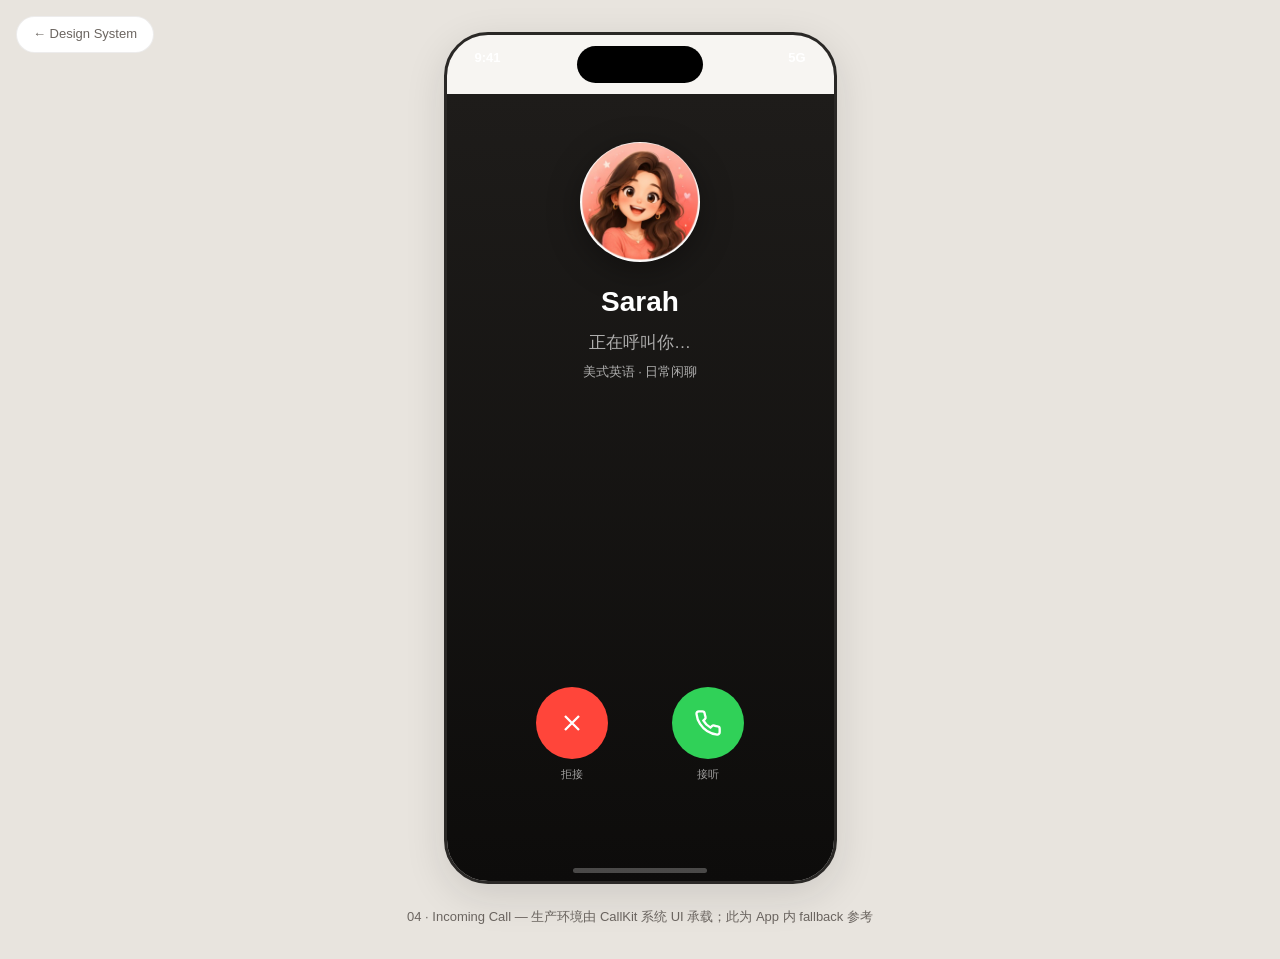
<file: design/screens/incoming-call.html>
<!DOCTYPE html>
<html lang="zh-Hans">
<head>
  <meta charset="UTF-8" />
  <meta name="viewport" content="width=device-width, initial-scale=1" />
  <title>Callie — 来电</title>
  <link rel="stylesheet" href="../css/tokens.css" />
  <link rel="stylesheet" href="../css/layout.css" />
  <link rel="stylesheet" href="../css/components.css" />
  <link rel="stylesheet" href="../css/assets.css" />
</head>
<body class="screen-page">
  <nav class="screen-page__nav"><a class="link-back" href="../index.html">← Design System</a></nav>
  <div class="device device--dark">
    <div class="device__island"></div>
    <div class="device__screen">
      <div class="device__status device__status--dark"><span>9:41</span><span>5G</span></div>
      <div class="device__content">
        <div class="call-screen">
          <div class="call-screen__partner">
            <img class="avatar-img avatar-img--2xl" src="../assets/avatars/avatar-sarah.png" alt="Sarah" />
            <h1 class="call-screen__name">Sarah</h1>
            <p class="call-screen__status">正在呼叫你…</p>
            <p class="call-screen__status" style="margin-top:var(--space-2);font-size:var(--text-sm)">美式英语 · 日常闲聊</p>
          </div>
          <div class="call-controls call-controls--incoming">
            <div class="call-control-group">
              <button class="btn btn--call-decline" type="button" aria-label="拒接">
                <svg class="btn-icon--lg" viewBox="0 0 24 24" fill="none" stroke="currentColor" stroke-width="2"><path d="M18 6L6 18M6 6l12 12"/></svg>
              </button>
              <span class="call-control-label">拒接</span>
            </div>
            <div class="call-control-group">
              <button class="btn btn--call-accept" type="button" aria-label="接听">
                <svg class="btn-icon--lg" viewBox="0 0 24 24" fill="none" stroke="currentColor" stroke-width="2"><path d="M22 16.92v3a2 2 0 0 1-2.18 2 19.79 19.79 0 0 1-8.63-3.07 19.5 19.5 0 0 1-6-6 19.79 19.79 0 0 1-3.07-8.67A2 2 0 0 1 4.11 2h3a2 2 0 0 1 2 1.72 12.84 12.84 0 0 0 .7 2.81 2 2 0 0 1-.45 2.11L8.09 9.91a16 16 0 0 0 6 6l1.27-1.27a2 2 0 0 1 2.11-.45 12.84 12.84 0 0 0 2.81.7A2 2 0 0 1 22 16.92z"/></svg>
              </button>
              <span class="call-control-label">接听</span>
            </div>
          </div>
        </div>
      </div>
      <div class="device__home-indicator"></div>
    </div>
  </div>
  <p class="screen-page__label">04 · Incoming Call — 生产环境由 CallKit 系统 UI 承载；此为 App 内 fallback 参考</p>
</body>
</html>
</file>
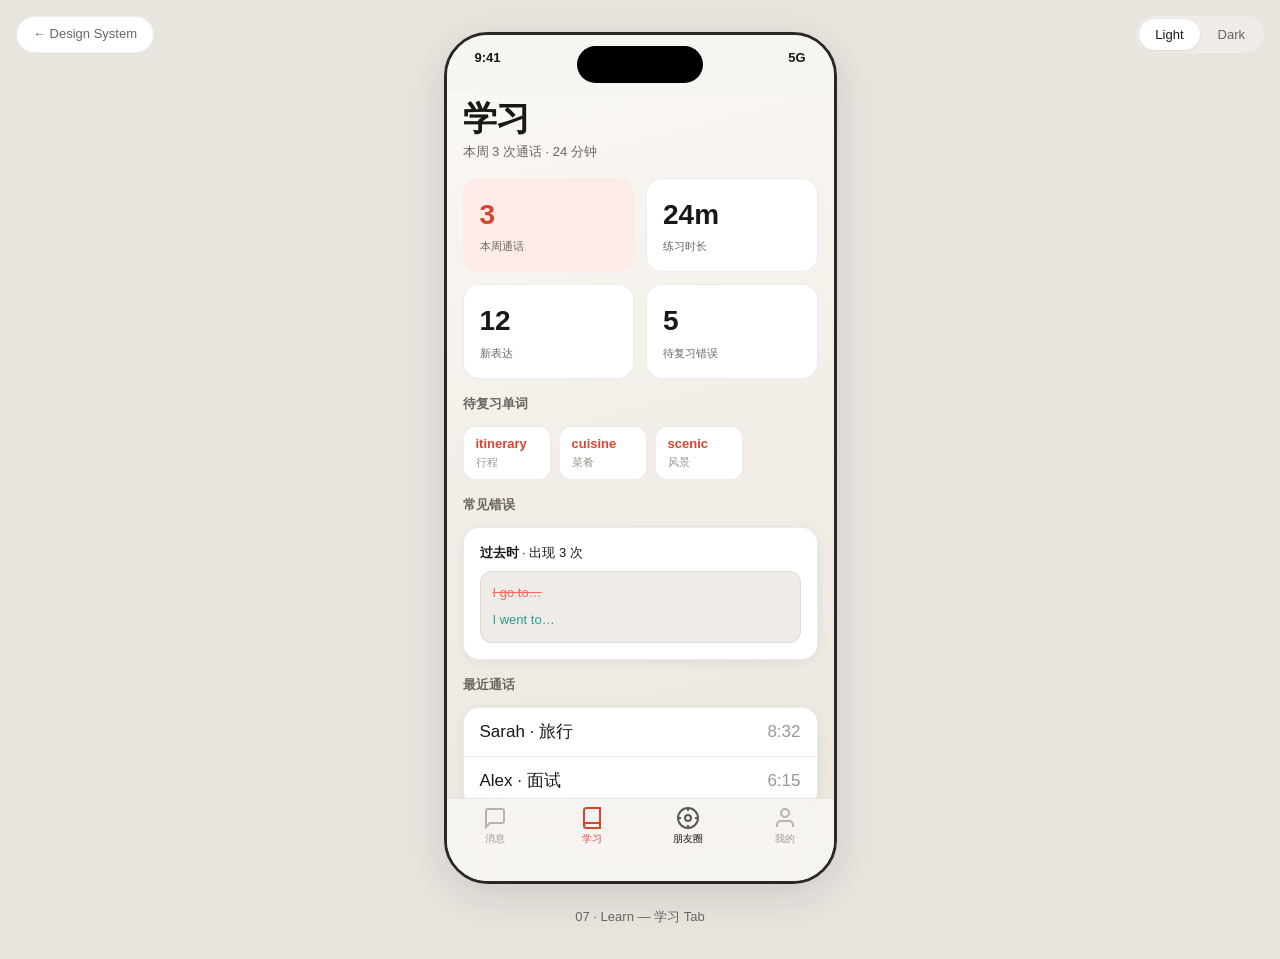
<file: design/screens/learn.html>
<!DOCTYPE html>
<html lang="zh-Hans" class="screen-chrome">
<head>
  <meta charset="UTF-8" />
  <meta name="viewport" content="width=device-width, initial-scale=1" />
  <title>Callie — 学习</title>
  <link rel="stylesheet" href="../css/tokens.css" />
  <link rel="stylesheet" href="../css/layout.css" />
  <link rel="stylesheet" href="../css/components.css" />
</head>
<body class="screen-page">
  <nav class="screen-page__nav"><a class="link-back" href="../index.html">← Design System</a></nav>
  <div class="screen-page__toolbar">
    <div class="theme-toggle" role="group" aria-label="设备主题">
      <button type="button" class="theme-toggle__btn theme-toggle__btn--active" data-theme-btn="light">Light</button>
      <button type="button" class="theme-toggle__btn" data-theme-btn="dark">Dark</button>
    </div>
  </div>
  <div class="device" data-theme="light">
    <div class="device__island"></div>
    <div class="device__screen">
      <div class="device__status device__status--light"><span>9:41</span><span>5G</span></div>
      <div class="device__content device__content--with-tab">
        <div class="page page--rich">
          <header class="page-header page-header--large">
            <h1 class="page-title">学习</h1>
            <p class="page-subtitle">本周 3 次通话 · 24 分钟</p>
          </header>
          <div class="page-body">
            <div class="stat-grid">
              <div class="stat-card stat-card--accent">
                <div class="stat-card__value">3</div>
                <div class="stat-card__label">本周通话</div>
              </div>
              <div class="stat-card">
                <div class="stat-card__value">24m</div>
                <div class="stat-card__label">练习时长</div>
              </div>
              <div class="stat-card">
                <div class="stat-card__value">12</div>
                <div class="stat-card__label">新表达</div>
              </div>
              <div class="stat-card">
                <div class="stat-card__value">5</div>
                <div class="stat-card__label">待复习错误</div>
              </div>
            </div>

            <h3 style="font-size:var(--text-sm);font-weight:var(--weight-semibold);color:var(--color-text-secondary);margin-bottom:var(--space-3)">待复习单词</h3>
            <div class="vocab-chips" style="margin-bottom:var(--space-4)">
              <span class="vocab-chip"><span class="vocab-chip__word">itinerary</span><span class="vocab-chip__def">行程</span></span>
              <span class="vocab-chip"><span class="vocab-chip__word">cuisine</span><span class="vocab-chip__def">菜肴</span></span>
              <span class="vocab-chip"><span class="vocab-chip__word">scenic</span><span class="vocab-chip__def">风景</span></span>
            </div>

            <h3 style="font-size:var(--text-sm);font-weight:var(--weight-semibold);color:var(--color-text-secondary);margin-bottom:var(--space-3)">常见错误</h3>
            <div class="card" style="margin-bottom:var(--space-4);box-shadow:var(--shadow-card)">
              <p style="font-size:var(--text-sm);margin-bottom:var(--space-2)"><strong>过去时</strong> · 出现 3 次</p>
              <div class="feedback-correction">
                <span class="feedback-correction__wrong">I go to…</span>
                <span class="feedback-correction__right">I went to…</span>
              </div>
            </div>

            <h3 style="font-size:var(--text-sm);font-weight:var(--weight-semibold);color:var(--color-text-secondary);margin-bottom:var(--space-3)">最近通话</h3>
            <div class="list-group" style="box-shadow:var(--shadow-card)">
              <div class="list-cell">
                <span class="list-cell__label">Sarah · 旅行</span>
                <span class="list-cell__value">8:32</span>
              </div>
              <div class="list-cell">
                <span class="list-cell__label">Alex · 面试</span>
                <span class="list-cell__value">6:15</span>
              </div>
            </div>
          </div>
        </div>
      </div>
      <nav class="tab-bar">
        <span class="tab-bar__item"><svg class="tab-bar__icon" viewBox="0 0 24 24" fill="none" stroke="currentColor" stroke-width="2"><path d="M21 15a2 2 0 0 1-2 2H7l-4 4V5a2 2 0 0 1 2-2h14a2 2 0 0 1 2 2z"/></svg>消息</span>
        <span class="tab-bar__item tab-bar__item--active"><svg class="tab-bar__icon" viewBox="0 0 24 24" fill="none" stroke="currentColor" stroke-width="2"><path d="M4 19.5A2.5 2.5 0 0 1 6.5 17H20"/><path d="M6.5 2H20v20H6.5A2.5 2.5 0 0 1 4 19.5v-15A2.5 2.5 0 0 1 6.5 2z"/></svg>学习</span>
        <a class="tab-bar__item" href="moments.html" style="color:inherit"><svg class="tab-bar__icon" viewBox="0 0 24 24" fill="none" stroke="currentColor" stroke-width="2"><circle cx="12" cy="12" r="10"/><circle cx="12" cy="12" r="3"/><line x1="12" y1="2" x2="12" y2="5"/><line x1="12" y1="19" x2="12" y2="22"/><line x1="2" y1="12" x2="5" y2="12"/><line x1="19" y1="12" x2="22" y2="12"/></svg>朋友圈</a>
        <span class="tab-bar__item"><svg class="tab-bar__icon" viewBox="0 0 24 24" fill="none" stroke="currentColor" stroke-width="2"><path d="M20 21v-2a4 4 0 0 0-4-4H8a4 4 0 0 0-4 4v2"/><circle cx="12" cy="7" r="4"/></svg>我的</span>
      </nav>
      <div class="device__home-indicator device__home-indicator--dark"></div>
    </div>
  </div>
  <p class="screen-page__label">07 · Learn — 学习 Tab</p>
  <script src="../js/preview-theme.js"></script>
</body>
</html>
</file>
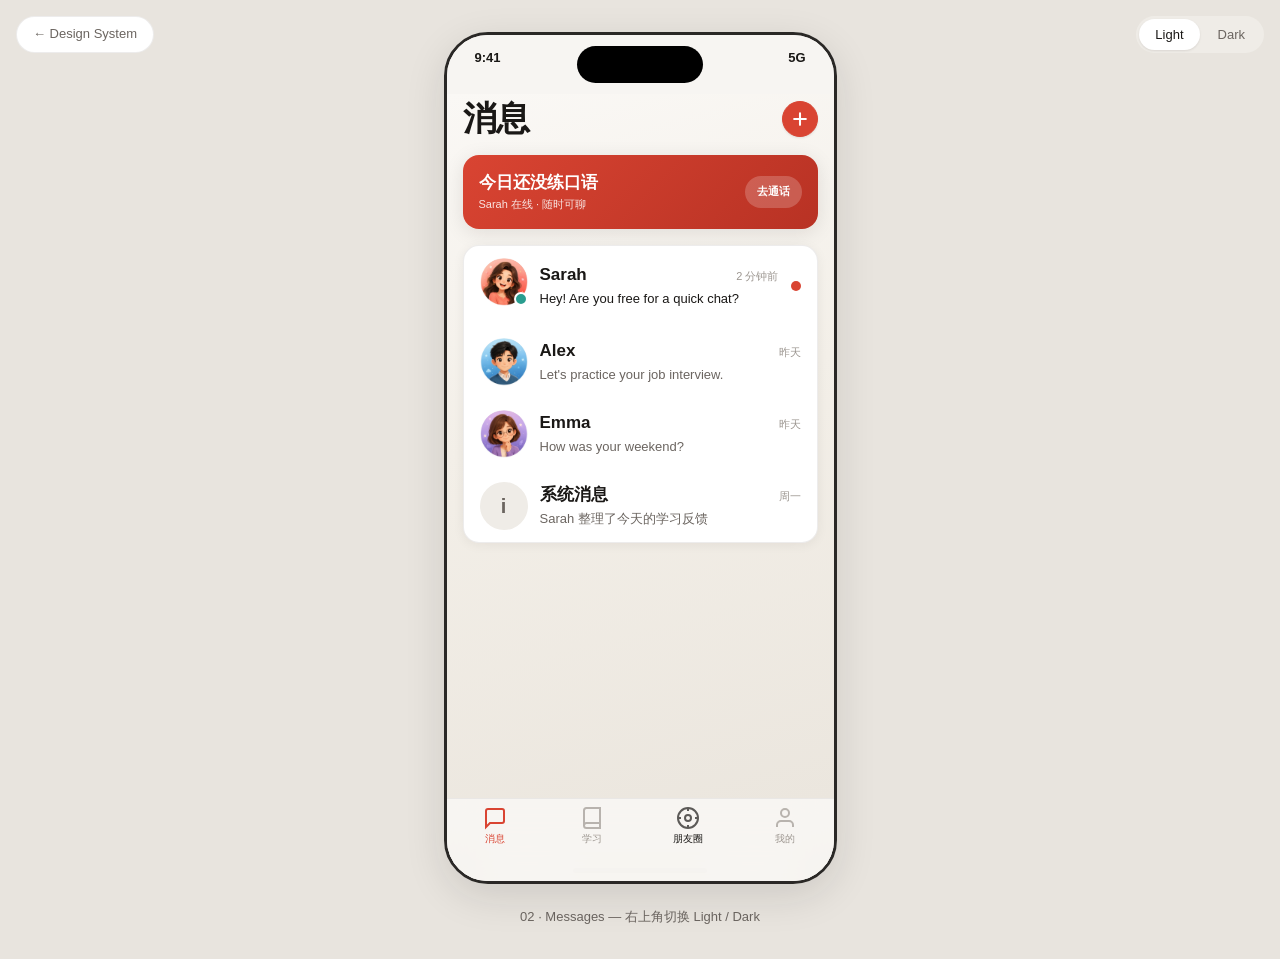
<file: design/screens/messages-dark.html>
<!DOCTYPE html>
<html lang="zh-Hans">
<head>
  <meta charset="UTF-8" />
  <meta http-equiv="refresh" content="0; url=messages.html" />
  <title>Redirect — 消息</title>
  <script>location.replace("messages.html");</script>
</head>
<body>
  <p>已合并到 <a href="messages.html">messages.html</a>，请使用页面右上角 Light / Dark 切换。</p>
</body>
</html>
</file>
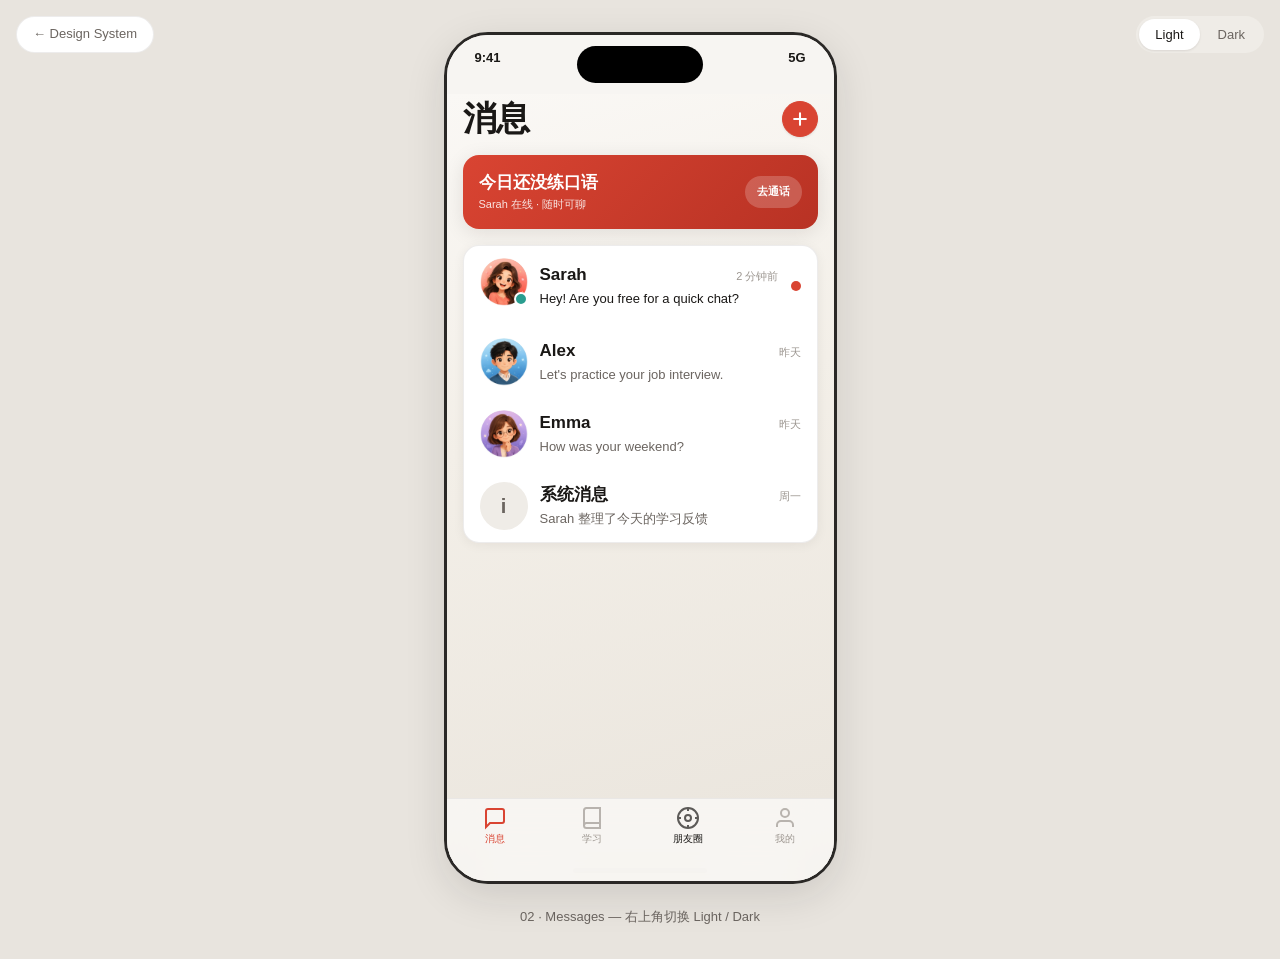
<file: design/screens/messages.html>
<!DOCTYPE html>
<html lang="zh-Hans" class="screen-chrome">
<head>
  <meta charset="UTF-8" />
  <meta name="viewport" content="width=device-width, initial-scale=1" />
  <title>Callie — 消息</title>
  <link rel="stylesheet" href="../css/tokens.css" />
  <link rel="stylesheet" href="../css/layout.css" />
  <link rel="stylesheet" href="../css/components.css" />
  <link rel="stylesheet" href="../css/assets.css" />
</head>
<body class="screen-page">
  <nav class="screen-page__nav"><a class="link-back" href="../index.html">← Design System</a></nav>
  <div class="screen-page__toolbar">
    <div class="theme-toggle" role="group" aria-label="设备主题">
      <button type="button" class="theme-toggle__btn theme-toggle__btn--active" data-theme-btn="light">Light</button>
      <button type="button" class="theme-toggle__btn" data-theme-btn="dark">Dark</button>
    </div>
  </div>
  <div class="device" data-theme="light">
    <div class="device__island"></div>
    <div class="device__screen">
      <div class="device__status device__status--light"><span>9:41</span><span>5G</span></div>
      <div class="device__content device__content--with-tab">
        <div class="page page--rich">
          <header class="page-header page-header--large page-header--toolbar">
            <h1 class="page-title">消息</h1>
            <a class="nav-icon-btn nav-icon-btn--brand" href="add-partner.html" aria-label="添加 AI 伙伴">
              <svg viewBox="0 0 24 24" fill="none" stroke="currentColor" stroke-width="2.5" stroke-linecap="round">
                <path d="M12 5v14M5 12h14"/>
              </svg>
            </a>
          </header>

          <div class="hero-strip">
            <div class="hero-strip__text">
              <h2>今日还没练口语</h2>
              <p>Sarah 在线 · 随时可聊</p>
            </div>
            <span class="hero-strip__badge">去通话</span>
          </div>

          <div class="page-body page-body--flush">
            <div class="conversation-panel">
              <ul class="conversation-list">
                <li>
                  <div class="conversation-row">
                    <a class="conversation-row__avatar-link" href="partner-profile.html" aria-label="查看 Sarah 资料">
                      <span class="avatar-wrap">
                        <img class="avatar-img" src="../assets/avatars/avatar-sarah.png" alt="Sarah" />
                        <span class="avatar__badge"></span>
                      </span>
                    </a>
                    <a class="conversation-row__body" href="chat.html" style="flex:1;min-width:0;display:block">
                      <div class="conversation-row__top">
                        <span class="conversation-row__name">Sarah</span>
                        <span class="conversation-row__time">2 分钟前</span>
                      </div>
                      <p class="conversation-row__preview conversation-row__preview--unread">Hey! Are you free for a quick chat?</p>
                    </a>
                    <span class="conversation-row__unread" aria-hidden="true"></span>
                  </div>
                </li>
                <li>
                  <div class="conversation-row">
                    <a class="conversation-row__avatar-link" href="partner-profile.html?partner=alex">
                      <img class="avatar-img" src="../assets/avatars/avatar-alex.png" alt="Alex" />
                    </a>
                    <div class="conversation-row__body">
                      <div class="conversation-row__top">
                        <span class="conversation-row__name">Alex</span>
                        <span class="conversation-row__time">昨天</span>
                      </div>
                      <p class="conversation-row__preview">Let's practice your job interview.</p>
                    </div>
                  </div>
                </li>
                <li>
                  <div class="conversation-row">
                    <a class="conversation-row__avatar-link" href="partner-profile.html?partner=emma">
                      <img class="avatar-img" src="../assets/avatars/avatar-emma.png" alt="Emma" />
                    </a>
                    <div class="conversation-row__body">
                      <div class="conversation-row__top">
                        <span class="conversation-row__name">Emma</span>
                        <span class="conversation-row__time">昨天</span>
                      </div>
                      <p class="conversation-row__preview">How was your weekend?</p>
                    </div>
                  </div>
                </li>
                <li>
                  <div class="conversation-row">
                    <div class="avatar avatar--system">i</div>
                    <div class="conversation-row__body">
                      <div class="conversation-row__top">
                        <span class="conversation-row__name">系统消息</span>
                        <span class="conversation-row__time">周一</span>
                      </div>
                      <p class="conversation-row__preview">Sarah 整理了今天的学习反馈</p>
                    </div>
                  </div>
                </li>
              </ul>
            </div>
          </div>
        </div>
      </div>
      <nav class="tab-bar" aria-label="主导航">
        <span class="tab-bar__item tab-bar__item--active">
          <svg class="tab-bar__icon" viewBox="0 0 24 24" fill="none" stroke="currentColor" stroke-width="2"><path d="M21 15a2 2 0 0 1-2 2H7l-4 4V5a2 2 0 0 1 2-2h14a2 2 0 0 1 2 2z"/></svg>
          消息
        </span>
        <span class="tab-bar__item">
          <svg class="tab-bar__icon" viewBox="0 0 24 24" fill="none" stroke="currentColor" stroke-width="2"><path d="M4 19.5A2.5 2.5 0 0 1 6.5 17H20"/><path d="M6.5 2H20v20H6.5A2.5 2.5 0 0 1 4 19.5v-15A2.5 2.5 0 0 1 6.5 2z"/></svg>
          学习
        </span>
        <a class="tab-bar__item" href="moments.html" style="color:inherit">
          <svg class="tab-bar__icon" viewBox="0 0 24 24" fill="none" stroke="currentColor" stroke-width="2"><circle cx="12" cy="12" r="10"/><circle cx="12" cy="12" r="3"/><line x1="12" y1="2" x2="12" y2="5"/><line x1="12" y1="19" x2="12" y2="22"/><line x1="2" y1="12" x2="5" y2="12"/><line x1="19" y1="12" x2="22" y2="12"/></svg>
          朋友圈
        </a>
        <span class="tab-bar__item">
          <svg class="tab-bar__icon" viewBox="0 0 24 24" fill="none" stroke="currentColor" stroke-width="2"><path d="M20 21v-2a4 4 0 0 0-4-4H8a4 4 0 0 0-4 4v2"/><circle cx="12" cy="7" r="4"/></svg>
          我的
        </span>
      </nav>
      <div class="device__home-indicator device__home-indicator--dark"></div>
    </div>
  </div>
  <p class="screen-page__label">02 · Messages — 右上角切换 Light / Dark</p>
  <script src="../js/preview-theme.js"></script>
</body>
</html>
</file>
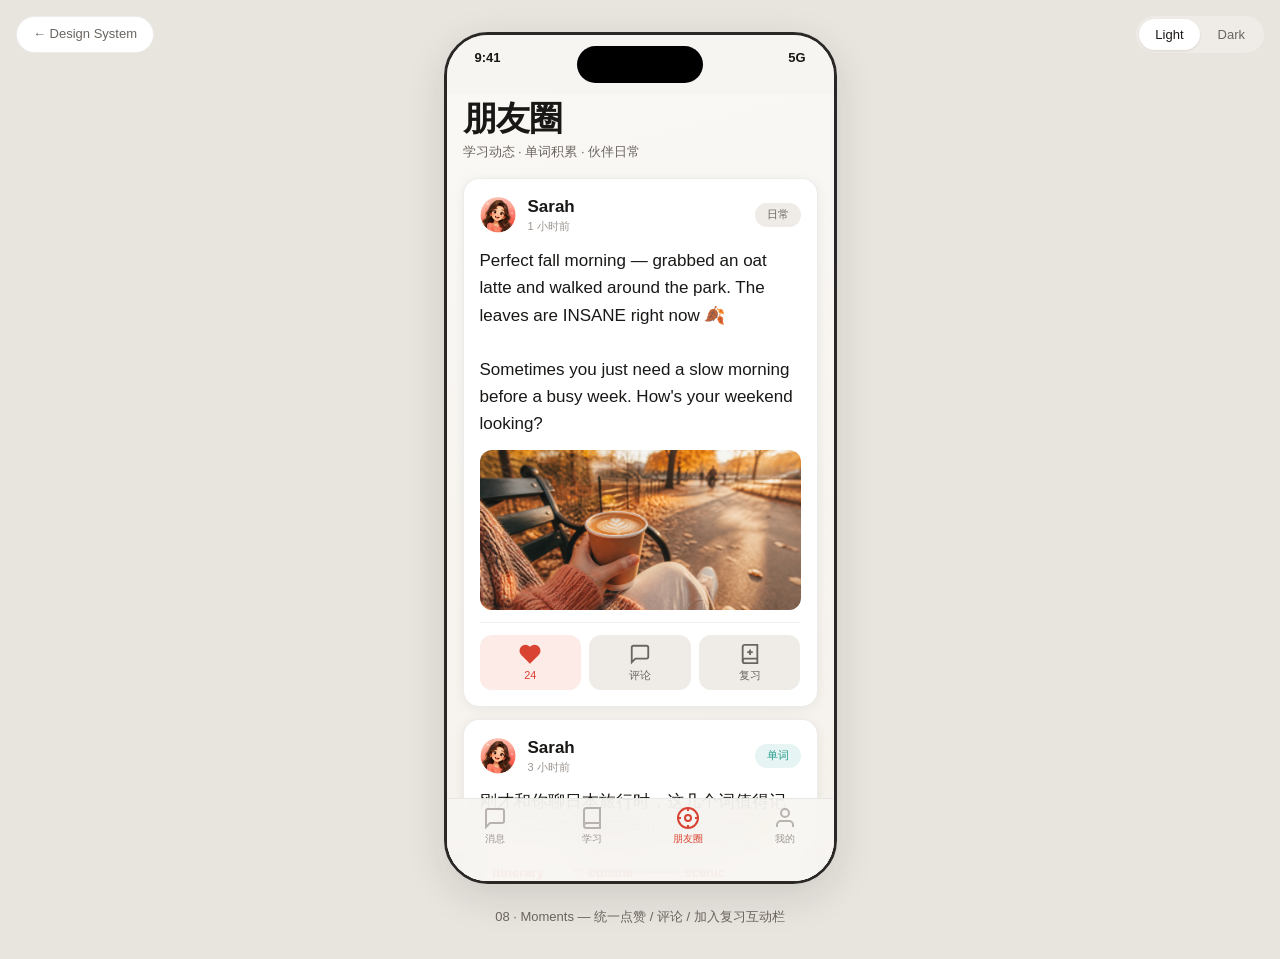
<file: design/screens/moments.html>
<!DOCTYPE html>
<html lang="zh-Hans" class="screen-chrome">
<head>
  <meta charset="UTF-8" />
  <meta name="viewport" content="width=device-width, initial-scale=1" />
  <title>Callie — 朋友圈</title>
  <link rel="stylesheet" href="../css/tokens.css" />
  <link rel="stylesheet" href="../css/layout.css" />
  <link rel="stylesheet" href="../css/components.css" />
  <link rel="stylesheet" href="../css/assets.css" />
</head>
<body class="screen-page">
  <nav class="screen-page__nav"><a class="link-back" href="../index.html">← Design System</a></nav>
  <div class="screen-page__toolbar">
    <div class="theme-toggle" role="group" aria-label="设备主题">
      <button type="button" class="theme-toggle__btn theme-toggle__btn--active" data-theme-btn="light">Light</button>
      <button type="button" class="theme-toggle__btn" data-theme-btn="dark">Dark</button>
    </div>
  </div>
  <div class="device" data-theme="light">
    <div class="device__island"></div>
    <div class="device__screen">
      <div class="device__status device__status--light"><span>9:41</span><span>5G</span></div>
      <div class="device__content device__content--with-tab">
        <div class="page page--rich">
          <header class="page-header page-header--large">
            <h1 class="page-title">朋友圈</h1>
            <p class="page-subtitle">学习动态 · 单词积累 · 伙伴日常</p>
          </header>

          <div class="moments-feed">
            <article class="moment-card">
              <header class="moment-card__header">
                <a href="partner-profile.html"><img class="avatar-img avatar-img--sm" src="../assets/avatars/avatar-sarah.png" alt="Sarah" /></a>
                <div class="moment-card__meta">
                  <div class="moment-card__name">Sarah</div>
                  <div class="moment-card__time">1 小时前</div>
                </div>
                <span class="tag tag--life">日常</span>
              </header>
              <p class="moment-card__body moment-card__body--life">
                Perfect fall morning — grabbed an oat latte and walked around the park. The leaves are INSANE right now 🍂<br><br>
                Sometimes you just need a slow morning before a busy week. How's your weekend looking?
              </p>
              <img class="moment-card__photo" src="../assets/images/moments/moment-sarah-park.jpg" alt="Golden Gate Park · 周末随拍" />
              <footer class="moment-actions" role="group" aria-label="动态互动">
                <button type="button" class="moment-action moment-action--liked" aria-pressed="true" aria-label="已点赞 24">
                  <svg class="moment-action__icon" viewBox="0 0 24 24" fill="currentColor" stroke="currentColor" stroke-width="2" aria-hidden="true"><path d="M20.84 4.61a5.5 5.5 0 0 0-7.78 0L12 5.67l-1.06-1.06a5.5 5.5 0 0 0-7.78 7.78l1.06 1.06L12 21.23l7.78-7.78 1.06-1.06a5.5 5.5 0 0 0 0-7.78z"/></svg>
                  <span class="moment-action__label">24</span>
                </button>
                <button type="button" class="moment-action" aria-label="评论">
                  <svg class="moment-action__icon" viewBox="0 0 24 24" fill="none" stroke="currentColor" stroke-width="2" aria-hidden="true"><path d="M21 15a2 2 0 0 1-2 2H7l-4 4V5a2 2 0 0 1 2-2h14a2 2 0 0 1 2 2z"/></svg>
                  <span class="moment-action__label">评论</span>
                </button>
                <button type="button" class="moment-action" aria-label="加入复习">
                  <svg class="moment-action__icon" viewBox="0 0 24 24" fill="none" stroke="currentColor" stroke-width="2" aria-hidden="true"><path d="M4 19.5A2.5 2.5 0 0 1 6.5 17H20"/><path d="M6.5 2H20v20H6.5A2.5 2.5 0 0 1 4 19.5v-15A2.5 2.5 0 0 1 6.5 2z"/><path d="M12 7v6"/><path d="M9 10h6"/></svg>
                  <span class="moment-action__label">复习</span>
                </button>
              </footer>
            </article>

            <article class="moment-card">
              <header class="moment-card__header">
                <a href="partner-profile.html"><img class="avatar-img avatar-img--sm" src="../assets/avatars/avatar-sarah.png" alt="Sarah" /></a>
                <div class="moment-card__meta">
                  <div class="moment-card__name">Sarah</div>
                  <div class="moment-card__time">3 小时前</div>
                </div>
                <span class="tag tag--vocab">单词</span>
              </header>
              <p class="moment-card__body">
                刚才和你聊日本旅行时，这几个词值得记一下 —— 下次别再说 travel plan 啦 😄
              </p>
              <div class="vocab-chips" style="margin-bottom:var(--space-3)">
                <span class="vocab-chip"><span class="vocab-chip__word">itinerary</span><span class="vocab-chip__def">行程</span></span>
                <span class="vocab-chip"><span class="vocab-chip__word">cuisine</span><span class="vocab-chip__def">菜肴</span></span>
                <span class="vocab-chip"><span class="vocab-chip__word">scenic</span><span class="vocab-chip__def">风景优美的</span></span>
              </div>
              <footer class="moment-actions" role="group" aria-label="动态互动">
                <button type="button" class="moment-action" aria-pressed="false" aria-label="点赞">
                  <svg class="moment-action__icon" viewBox="0 0 24 24" fill="none" stroke="currentColor" stroke-width="2" aria-hidden="true"><path d="M20.84 4.61a5.5 5.5 0 0 0-7.78 0L12 5.67l-1.06-1.06a5.5 5.5 0 0 0-7.78 7.78l1.06 1.06L12 21.23l7.78-7.78 1.06-1.06a5.5 5.5 0 0 0 0-7.78z"/></svg>
                  <span class="moment-action__label">12</span>
                </button>
                <button type="button" class="moment-action" aria-label="评论">
                  <svg class="moment-action__icon" viewBox="0 0 24 24" fill="none" stroke="currentColor" stroke-width="2" aria-hidden="true"><path d="M21 15a2 2 0 0 1-2 2H7l-4 4V5a2 2 0 0 1 2-2h14a2 2 0 0 1 2 2z"/></svg>
                  <span class="moment-action__label">评论</span>
                </button>
                <button type="button" class="moment-action moment-action--review-added" aria-label="已加入复习">
                  <svg class="moment-action__icon" viewBox="0 0 24 24" fill="none" stroke="currentColor" stroke-width="2" aria-hidden="true"><path d="M4 19.5A2.5 2.5 0 0 1 6.5 17H20"/><path d="M6.5 2H20v20H6.5A2.5 2.5 0 0 1 4 19.5v-15A2.5 2.5 0 0 1 6.5 2z"/><path d="M12 7v6"/><path d="M9 10h6"/></svg>
                  <span class="moment-action__label">已加入</span>
                </button>
              </footer>
            </article>

            <article class="moment-card">
              <header class="moment-card__header">
                <a href="partner-profile.html"><img class="avatar-img avatar-img--sm" src="../assets/avatars/avatar-sarah.png" alt="Sarah" /></a>
                <div class="moment-card__meta">
                  <div class="moment-card__name">Sarah</div>
                  <div class="moment-card__time">昨天</div>
                </div>
                <span class="tag tag--sarah">今日表达</span>
              </header>
              <p class="moment-card__body">
                look forward to 后面要接动名词 —— 今天好几个人说 <strong>forward to go</strong>，来记一下 👇
              </p>
              <div class="moment-card__phrase moment-card__phrase--sarah">
                <div class="moment-card__phrase-en">I'm looking forward to <em>going</em>.</div>
                <div class="moment-card__phrase-zh">look forward to + doing</div>
              </div>
              <footer class="moment-actions" role="group" aria-label="动态互动">
                <button type="button" class="moment-action moment-action--liked" aria-pressed="true" aria-label="已点赞 86">
                  <svg class="moment-action__icon" viewBox="0 0 24 24" fill="currentColor" stroke="currentColor" stroke-width="2" aria-hidden="true"><path d="M20.84 4.61a5.5 5.5 0 0 0-7.78 0L12 5.67l-1.06-1.06a5.5 5.5 0 0 0-7.78 7.78l1.06 1.06L12 21.23l7.78-7.78 1.06-1.06a5.5 5.5 0 0 0 0-7.78z"/></svg>
                  <span class="moment-action__label">86</span>
                </button>
                <button type="button" class="moment-action" aria-label="评论 3 条">
                  <svg class="moment-action__icon" viewBox="0 0 24 24" fill="none" stroke="currentColor" stroke-width="2" aria-hidden="true"><path d="M21 15a2 2 0 0 1-2 2H7l-4 4V5a2 2 0 0 1 2-2h14a2 2 0 0 1 2 2z"/></svg>
                  <span class="moment-action__label">3</span>
                </button>
                <button type="button" class="moment-action" aria-label="加入复习">
                  <svg class="moment-action__icon" viewBox="0 0 24 24" fill="none" stroke="currentColor" stroke-width="2" aria-hidden="true"><path d="M4 19.5A2.5 2.5 0 0 1 6.5 17H20"/><path d="M6.5 2H20v20H6.5A2.5 2.5 0 0 1 4 19.5v-15A2.5 2.5 0 0 1 6.5 2z"/><path d="M12 7v6"/><path d="M9 10h6"/></svg>
                  <span class="moment-action__label">复习</span>
                </button>
              </footer>
            </article>

            <article class="moment-card">
              <header class="moment-card__header">
                <a href="partner-profile.html?partner=alex"><img class="avatar-img avatar-img--sm" src="../assets/avatars/avatar-alex.png" alt="Alex" /></a>
                <div class="moment-card__meta">
                  <div class="moment-card__name">Alex</div>
                  <div class="moment-card__time">昨天</div>
                </div>
                <span class="tag tag--life">日常</span>
              </header>
              <p class="moment-card__body moment-card__body--life">
                Red-eye flight to NYC. Coffee #3 and still not fully awake.<br><br>
                Pro tip: always pack a spare shirt in your carry-on. Learned that the hard way. ✈️
              </p>
              <img class="moment-card__photo" src="../assets/images/moments/moment-alex-flight.jpg" alt="Flight window · dawn" />
              <footer class="moment-actions" role="group" aria-label="动态互动">
                <button type="button" class="moment-action" aria-pressed="false" aria-label="点赞">
                  <svg class="moment-action__icon" viewBox="0 0 24 24" fill="none" stroke="currentColor" stroke-width="2" aria-hidden="true"><path d="M20.84 4.61a5.5 5.5 0 0 0-7.78 0L12 5.67l-1.06-1.06a5.5 5.5 0 0 0-7.78 7.78l1.06 1.06L12 21.23l7.78-7.78 1.06-1.06a5.5 5.5 0 0 0 0-7.78z"/></svg>
                  <span class="moment-action__label">41</span>
                </button>
                <button type="button" class="moment-action" aria-label="评论">
                  <svg class="moment-action__icon" viewBox="0 0 24 24" fill="none" stroke="currentColor" stroke-width="2" aria-hidden="true"><path d="M21 15a2 2 0 0 1-2 2H7l-4 4V5a2 2 0 0 1 2-2h14a2 2 0 0 1 2 2z"/></svg>
                  <span class="moment-action__label">评论</span>
                </button>
                <button type="button" class="moment-action" aria-label="加入复习">
                  <svg class="moment-action__icon" viewBox="0 0 24 24" fill="none" stroke="currentColor" stroke-width="2" aria-hidden="true"><path d="M4 19.5A2.5 2.5 0 0 1 6.5 17H20"/><path d="M6.5 2H20v20H6.5A2.5 2.5 0 0 1 4 19.5v-15A2.5 2.5 0 0 1 6.5 2z"/><path d="M12 7v6"/><path d="M9 10h6"/></svg>
                  <span class="moment-action__label">复习</span>
                </button>
              </footer>
            </article>

            <article class="moment-card">
              <header class="moment-card__header">
                <a href="partner-profile.html?partner=alex"><img class="avatar-img avatar-img--sm" src="../assets/avatars/avatar-alex.png" alt="Alex" /></a>
                <div class="moment-card__meta">
                  <div class="moment-card__name">Alex</div>
                  <div class="moment-card__time">2 天前</div>
                </div>
                <span class="tag tag--alex">商务口语</span>
              </header>
              <p class="moment-card__body">
                面试 weakness 题：别只甩 "I'm a perfectionist"。这个结构更真诚：
              </p>
              <div class="moment-card__phrase moment-card__phrase--alex">
                <div class="moment-card__phrase-en">One area I'm working on is…, and I've been… to improve.</div>
                <div class="moment-card__phrase-zh">承认不足 + 具体改进行动</div>
              </div>
              <footer class="moment-actions" role="group" aria-label="动态互动">
                <button type="button" class="moment-action moment-action--liked" aria-pressed="true" aria-label="已点赞 128">
                  <svg class="moment-action__icon" viewBox="0 0 24 24" fill="currentColor" stroke="currentColor" stroke-width="2" aria-hidden="true"><path d="M20.84 4.61a5.5 5.5 0 0 0-7.78 0L12 5.67l-1.06-1.06a5.5 5.5 0 0 0-7.78 7.78l1.06 1.06L12 21.23l7.78-7.78 1.06-1.06a5.5 5.5 0 0 0 0-7.78z"/></svg>
                  <span class="moment-action__label">128</span>
                </button>
                <button type="button" class="moment-action" aria-label="评论">
                  <svg class="moment-action__icon" viewBox="0 0 24 24" fill="none" stroke="currentColor" stroke-width="2" aria-hidden="true"><path d="M21 15a2 2 0 0 1-2 2H7l-4 4V5a2 2 0 0 1 2-2h14a2 2 0 0 1 2 2z"/></svg>
                  <span class="moment-action__label">评论</span>
                </button>
                <button type="button" class="moment-action" aria-label="加入复习">
                  <svg class="moment-action__icon" viewBox="0 0 24 24" fill="none" stroke="currentColor" stroke-width="2" aria-hidden="true"><path d="M4 19.5A2.5 2.5 0 0 1 6.5 17H20"/><path d="M6.5 2H20v20H6.5A2.5 2.5 0 0 1 4 19.5v-15A2.5 2.5 0 0 1 6.5 2z"/><path d="M12 7v6"/><path d="M9 10h6"/></svg>
                  <span class="moment-action__label">复习</span>
                </button>
              </footer>
            </article>

            <article class="moment-card">
              <header class="moment-card__header">
                <a href="partner-profile.html?partner=emma"><img class="avatar-img avatar-img--sm" src="../assets/avatars/avatar-emma.png" alt="Emma" /></a>
                <div class="moment-card__meta">
                  <div class="moment-card__name">Emma</div>
                  <div class="moment-card__time">3 天前</div>
                </div>
                <span class="tag tag--life">日常</span>
              </header>
              <p class="moment-card__body moment-card__body--life">
                Rainy afternoon in London. Made scones (slightly burnt, but the jam saved it).<br><br>
                There's something lovely about staying in when it's pouring outside. ☔🫖
              </p>
              <img class="moment-card__photo" src="../assets/images/moments/moment-emma-kitchen.jpg" alt="Kitchen window · 雨天" />
              <footer class="moment-actions" role="group" aria-label="动态互动">
                <button type="button" class="moment-action" aria-pressed="false" aria-label="点赞">
                  <svg class="moment-action__icon" viewBox="0 0 24 24" fill="none" stroke="currentColor" stroke-width="2" aria-hidden="true"><path d="M20.84 4.61a5.5 5.5 0 0 0-7.78 0L12 5.67l-1.06-1.06a5.5 5.5 0 0 0-7.78 7.78l1.06 1.06L12 21.23l7.78-7.78 1.06-1.06a5.5 5.5 0 0 0 0-7.78z"/></svg>
                  <span class="moment-action__label">67</span>
                </button>
                <button type="button" class="moment-action" aria-label="评论">
                  <svg class="moment-action__icon" viewBox="0 0 24 24" fill="none" stroke="currentColor" stroke-width="2" aria-hidden="true"><path d="M21 15a2 2 0 0 1-2 2H7l-4 4V5a2 2 0 0 1 2-2h14a2 2 0 0 1 2 2z"/></svg>
                  <span class="moment-action__label">评论</span>
                </button>
                <button type="button" class="moment-action" aria-label="加入复习">
                  <svg class="moment-action__icon" viewBox="0 0 24 24" fill="none" stroke="currentColor" stroke-width="2" aria-hidden="true"><path d="M4 19.5A2.5 2.5 0 0 1 6.5 17H20"/><path d="M6.5 2H20v20H6.5A2.5 2.5 0 0 1 4 19.5v-15A2.5 2.5 0 0 1 6.5 2z"/><path d="M12 7v6"/><path d="M9 10h6"/></svg>
                  <span class="moment-action__label">复习</span>
                </button>
              </footer>
            </article>
          </div>
        </div>
      </div>
      <nav class="tab-bar">
        <span class="tab-bar__item"><svg class="tab-bar__icon" viewBox="0 0 24 24" fill="none" stroke="currentColor" stroke-width="2"><path d="M21 15a2 2 0 0 1-2 2H7l-4 4V5a2 2 0 0 1 2-2h14a2 2 0 0 1 2 2z"/></svg>消息</span>
        <span class="tab-bar__item"><svg class="tab-bar__icon" viewBox="0 0 24 24" fill="none" stroke="currentColor" stroke-width="2"><path d="M4 19.5A2.5 2.5 0 0 1 6.5 17H20"/><path d="M6.5 2H20v20H6.5A2.5 2.5 0 0 1 4 19.5v-15A2.5 2.5 0 0 1 6.5 2z"/></svg>学习</span>
        <span class="tab-bar__item tab-bar__item--active"><svg class="tab-bar__icon" viewBox="0 0 24 24" fill="none" stroke="currentColor" stroke-width="2"><circle cx="12" cy="12" r="10"/><circle cx="12" cy="12" r="3"/><line x1="12" y1="2" x2="12" y2="5"/><line x1="12" y1="19" x2="12" y2="22"/><line x1="2" y1="12" x2="5" y2="12"/><line x1="19" y1="12" x2="22" y2="12"/></svg>朋友圈</span>
        <span class="tab-bar__item"><svg class="tab-bar__icon" viewBox="0 0 24 24" fill="none" stroke="currentColor" stroke-width="2"><path d="M20 21v-2a4 4 0 0 0-4-4H8a4 4 0 0 0-4 4v2"/><circle cx="12" cy="7" r="4"/></svg>我的</span>
      </nav>
      <div class="device__home-indicator device__home-indicator--dark"></div>
    </div>
  </div>
  <p class="screen-page__label">08 · Moments — 统一点赞 / 评论 / 加入复习互动栏</p>
  <script src="../js/preview-theme.js"></script>
</body>
</html>
</file>
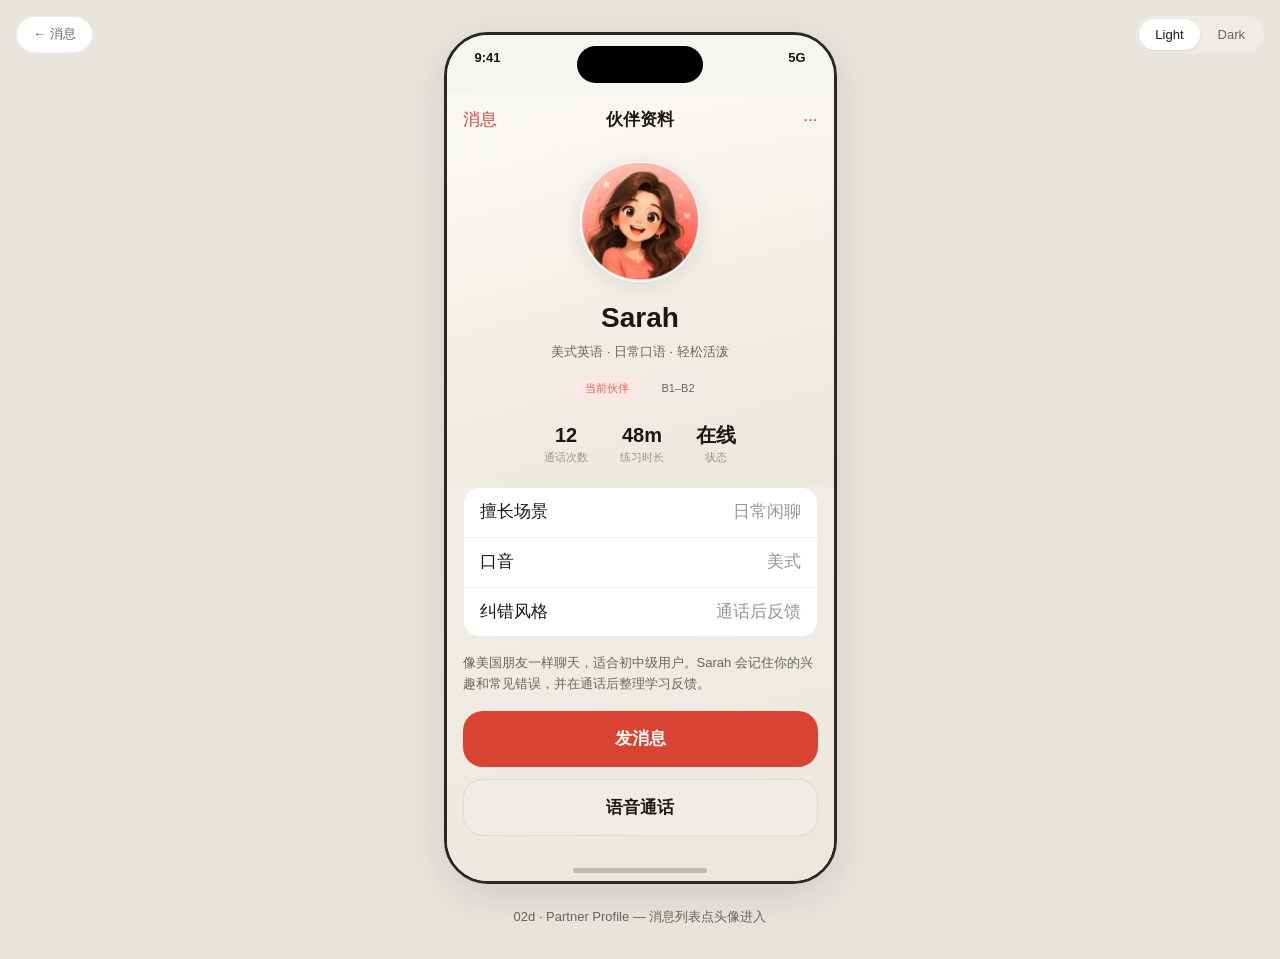
<file: design/screens/partner-profile.html>
<!DOCTYPE html>
<html lang="zh-Hans" class="screen-chrome">
<head>
  <meta charset="UTF-8" />
  <meta name="viewport" content="width=device-width, initial-scale=1" />
  <title>Callie — Sarah 资料</title>
  <link rel="stylesheet" href="../css/tokens.css" />
  <link rel="stylesheet" href="../css/layout.css" />
  <link rel="stylesheet" href="../css/components.css" />
  <link rel="stylesheet" href="../css/assets.css" />
</head>
<body class="screen-page">
  <nav class="screen-page__nav"><a class="link-back" href="messages.html">← 消息</a></nav>
  <div class="screen-page__toolbar">
    <div class="theme-toggle" role="group" aria-label="设备主题">
      <button type="button" class="theme-toggle__btn theme-toggle__btn--active" data-theme-btn="light">Light</button>
      <button type="button" class="theme-toggle__btn" data-theme-btn="dark">Dark</button>
    </div>
  </div>
  <div class="device" data-theme="light">
    <div class="device__island"></div>
    <div class="device__screen">
      <div class="device__status device__status--light"><span>9:41</span><span>5G</span></div>
      <div class="device__content">
        <div class="page page--rich">
          <header class="nav-bar" style="padding-top:var(--space-2)">
            <a class="nav-bar__back" href="messages.html">消息</a>
            <span class="nav-bar__title">伙伴资料</span>
            <span class="nav-bar__action">···</span>
          </header>

          <div class="profile-hero">
            <img class="avatar-img avatar-img--2xl" src="../assets/avatars/avatar-sarah.png" alt="Sarah" />
            <h1 class="profile-hero__name">Sarah</h1>
            <p class="profile-hero__tagline">美式英语 · 日常口语 · 轻松活泼</p>
            <div class="chip-group" style="justify-content:center;margin-bottom:var(--space-5)">
              <span class="tag tag--sarah">当前伙伴</span>
              <span class="tag tag--neutral">B1–B2</span>
            </div>
            <div class="profile-stats">
              <div>
                <div class="profile-stat__value">12</div>
                <div class="profile-stat__label">通话次数</div>
              </div>
              <div>
                <div class="profile-stat__value">48m</div>
                <div class="profile-stat__label">练习时长</div>
              </div>
              <div>
                <div class="profile-stat__value">在线</div>
                <div class="profile-stat__label">状态</div>
              </div>
            </div>
          </div>

          <div class="page-body">
            <div class="list-group">
              <div class="list-cell">
                <span class="list-cell__label">擅长场景</span>
                <span class="list-cell__value">日常闲聊</span>
              </div>
              <div class="list-cell">
                <span class="list-cell__label">口音</span>
                <span class="list-cell__value">美式</span>
              </div>
              <div class="list-cell">
                <span class="list-cell__label">纠错风格</span>
                <span class="list-cell__value">通话后反馈</span>
              </div>
            </div>

            <p style="font-size:var(--text-sm);color:var(--color-text-secondary);line-height:var(--leading-relaxed);margin-bottom:var(--space-4)">
              像美国朋友一样聊天，适合初中级用户。Sarah 会记住你的兴趣和常见错误，并在通话后整理学习反馈。
            </p>

            <a href="chat.html" class="btn btn--primary" style="margin-bottom:var(--space-3);display:flex">发消息</a>
            <button class="btn btn--secondary" type="button">语音通话</button>
          </div>
        </div>
      </div>
      <div class="device__home-indicator device__home-indicator--dark"></div>
    </div>
  </div>
  <p class="screen-page__label">02d · Partner Profile — 消息列表点头像进入</p>
  <script src="../js/preview-theme.js"></script>
</body>
</html>
</file>
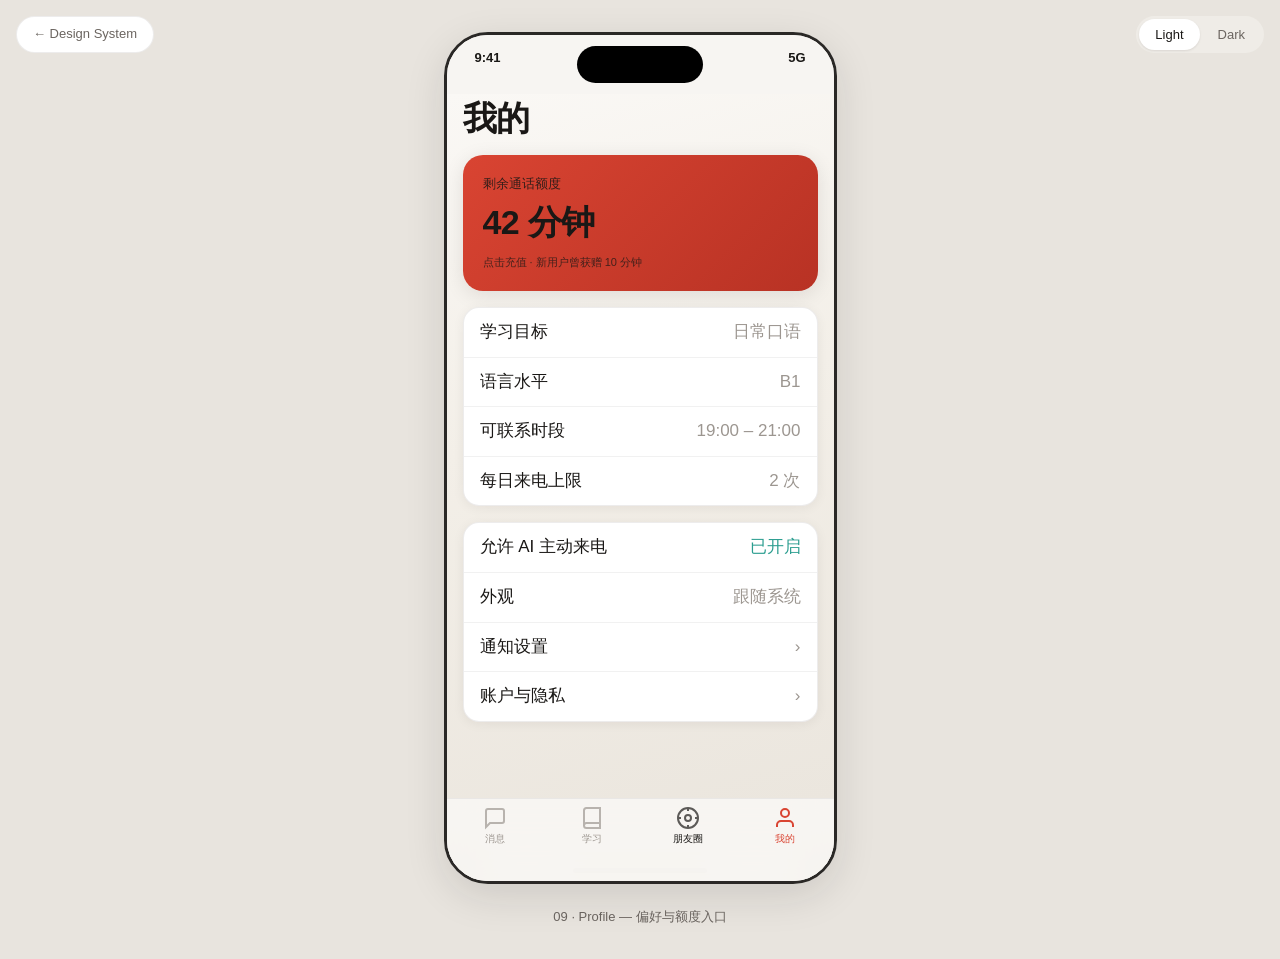
<file: design/screens/profile.html>
<!DOCTYPE html>
<html lang="zh-Hans" class="screen-chrome">
<head>
  <meta charset="UTF-8" />
  <meta name="viewport" content="width=device-width, initial-scale=1" />
  <title>Callie — 我的</title>
  <link rel="stylesheet" href="../css/tokens.css" />
  <link rel="stylesheet" href="../css/layout.css" />
  <link rel="stylesheet" href="../css/components.css" />
</head>
<body class="screen-page">
  <nav class="screen-page__nav"><a class="link-back" href="../index.html">← Design System</a></nav>
  <div class="screen-page__toolbar">
    <div class="theme-toggle" role="group" aria-label="设备主题">
      <button type="button" class="theme-toggle__btn theme-toggle__btn--active" data-theme-btn="light">Light</button>
      <button type="button" class="theme-toggle__btn" data-theme-btn="dark">Dark</button>
    </div>
  </div>
  <div class="device" data-theme="light">
    <div class="device__island"></div>
    <div class="device__screen">
      <div class="device__status device__status--light"><span>9:41</span><span>5G</span></div>
      <div class="device__content device__content--with-tab">
        <div class="page page--rich">
          <header class="page-header page-header--large">
            <h1 class="page-title">我的</h1>
          </header>
          <div class="page-body">
            <a href="wallet.html" class="wallet-card" style="display:block;text-decoration:none;color:inherit;box-shadow:var(--shadow-md)">
              <div class="wallet-card__label">剩余通话额度</div>
              <div class="wallet-card__balance">42 分钟</div>
              <div class="wallet-card__hint">点击充值 · 新用户曾获赠 10 分钟</div>
            </a>

            <div class="list-group" style="box-shadow:var(--shadow-card)">
              <div class="list-cell">
                <span class="list-cell__label">学习目标</span>
                <span class="list-cell__value">日常口语</span>
              </div>
              <div class="list-cell">
                <span class="list-cell__label">语言水平</span>
                <span class="list-cell__value">B1</span>
              </div>
              <div class="list-cell">
                <span class="list-cell__label">可联系时段</span>
                <span class="list-cell__value">19:00 – 21:00</span>
              </div>
              <div class="list-cell">
                <span class="list-cell__label">每日来电上限</span>
                <span class="list-cell__value">2 次</span>
              </div>
            </div>

            <div class="list-group" style="box-shadow:var(--shadow-card)">
              <div class="list-cell">
                <span class="list-cell__label">允许 AI 主动来电</span>
                <span class="list-cell__value" style="color:var(--color-success)">已开启</span>
              </div>
              <div class="list-cell">
                <span class="list-cell__label">外观</span>
                <span class="list-cell__value">跟随系统</span>
              </div>
              <div class="list-cell">
                <span class="list-cell__label">通知设置</span>
                <span class="list-cell__value">›</span>
              </div>
              <div class="list-cell">
                <span class="list-cell__label">账户与隐私</span>
                <span class="list-cell__value">›</span>
              </div>
            </div>
          </div>
        </div>
      </div>
      <nav class="tab-bar">
        <span class="tab-bar__item"><svg class="tab-bar__icon" viewBox="0 0 24 24" fill="none" stroke="currentColor" stroke-width="2"><path d="M21 15a2 2 0 0 1-2 2H7l-4 4V5a2 2 0 0 1 2-2h14a2 2 0 0 1 2 2z"/></svg>消息</span>
        <span class="tab-bar__item"><svg class="tab-bar__icon" viewBox="0 0 24 24" fill="none" stroke="currentColor" stroke-width="2"><path d="M4 19.5A2.5 2.5 0 0 1 6.5 17H20"/><path d="M6.5 2H20v20H6.5A2.5 2.5 0 0 1 4 19.5v-15A2.5 2.5 0 0 1 6.5 2z"/></svg>学习</span>
        <a class="tab-bar__item" href="moments.html" style="color:inherit"><svg class="tab-bar__icon" viewBox="0 0 24 24" fill="none" stroke="currentColor" stroke-width="2"><circle cx="12" cy="12" r="10"/><circle cx="12" cy="12" r="3"/><line x1="12" y1="2" x2="12" y2="5"/><line x1="12" y1="19" x2="12" y2="22"/><line x1="2" y1="12" x2="5" y2="12"/><line x1="19" y1="12" x2="22" y2="12"/></svg>朋友圈</a>
        <span class="tab-bar__item tab-bar__item--active"><svg class="tab-bar__icon" viewBox="0 0 24 24" fill="none" stroke="currentColor" stroke-width="2"><path d="M20 21v-2a4 4 0 0 0-4-4H8a4 4 0 0 0-4 4v2"/><circle cx="12" cy="7" r="4"/></svg>我的</span>
      </nav>
      <div class="device__home-indicator device__home-indicator--dark"></div>
    </div>
  </div>
  <p class="screen-page__label">09 · Profile — 偏好与额度入口</p>
  <script src="../js/preview-theme.js"></script>
</body>
</html>
</file>
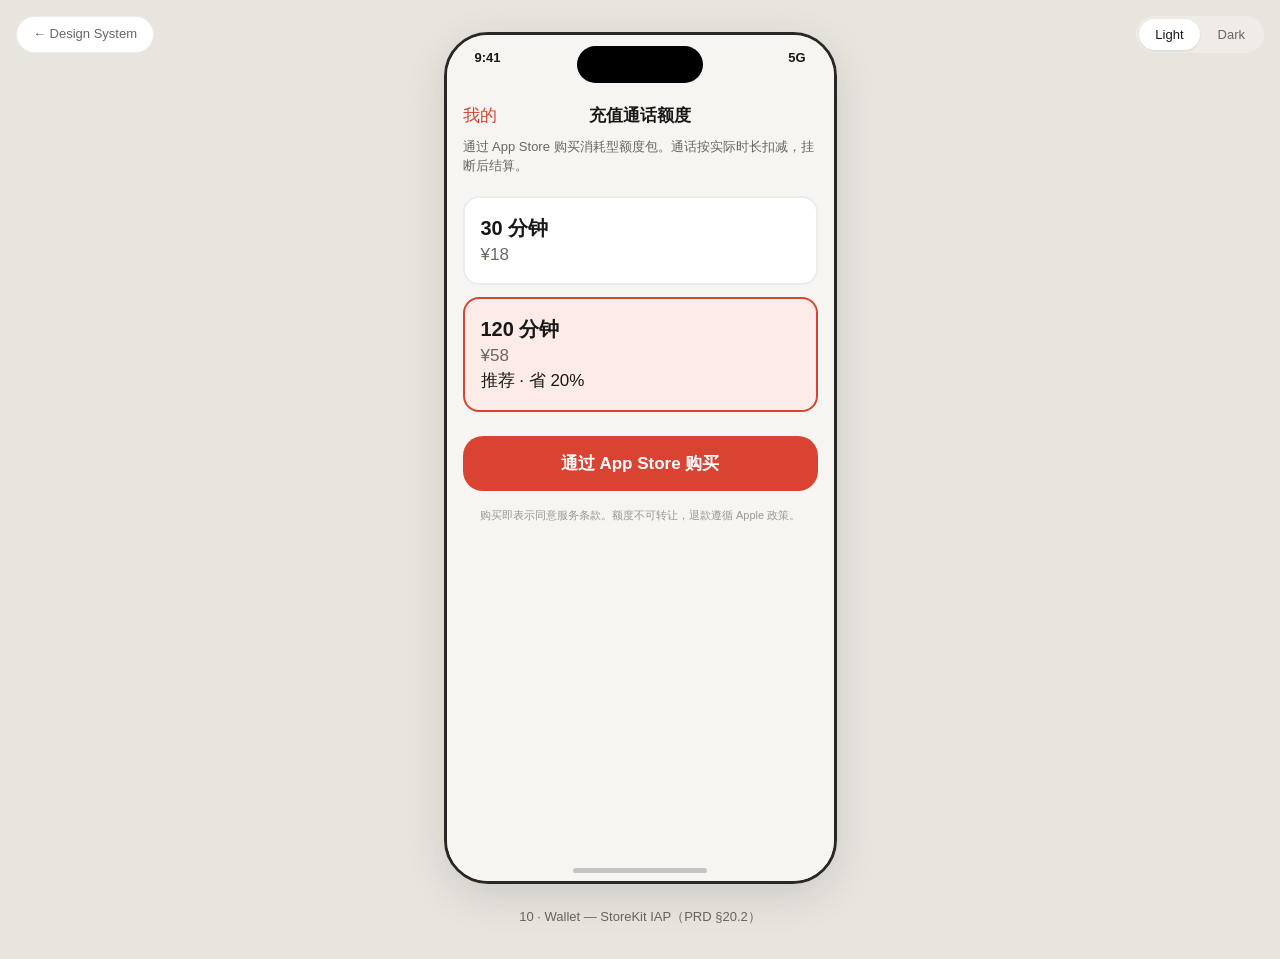
<file: design/screens/wallet.html>
<!DOCTYPE html>
<html lang="zh-Hans" class="screen-chrome">
<head>
  <meta charset="UTF-8" />
  <meta name="viewport" content="width=device-width, initial-scale=1" />
  <title>Callie — 充值</title>
  <link rel="stylesheet" href="../css/tokens.css" />
  <link rel="stylesheet" href="../css/layout.css" />
  <link rel="stylesheet" href="../css/components.css" />
</head>
<body class="screen-page">
  <nav class="screen-page__nav"><a class="link-back" href="../index.html">← Design System</a></nav>
  <div class="screen-page__toolbar">
    <div class="theme-toggle" role="group" aria-label="设备主题">
      <button type="button" class="theme-toggle__btn theme-toggle__btn--active" data-theme-btn="light">Light</button>
      <button type="button" class="theme-toggle__btn" data-theme-btn="dark">Dark</button>
    </div>
  </div>
  <div class="device" data-theme="light">
    <div class="device__island"></div>
    <div class="device__screen">
      <div class="device__status device__status--light"><span>9:41</span><span>5G</span></div>
      <div class="device__content">
        <nav class="nav-bar">
          <a class="nav-bar__back" href="profile.html">我的</a>
          <span class="nav-bar__title">充值通话额度</span>
          <span class="nav-bar__action"></span>
        </nav>
        <div class="page-body">
          <p style="font-size:var(--text-sm);color:var(--color-text-secondary);margin-bottom:var(--space-5)">
            通过 App Store 购买消耗型额度包。通话按实际时长扣减，挂断后结算。
          </p>

          <div class="package-list">
            <div class="package-card">
              <div>
                <div class="package-card__minutes">30 分钟</div>
                <div class="package-card__price">¥18</div>
              </div>
            </div>
            <div class="package-card package-card--selected">
              <div>
                <div class="package-card__minutes">120 分钟</div>
                <div class="package-card__price">¥58</div>
                <div class="package-card__badge">推荐 · 省 20%</div>
              </div>
            </div>
          </div>

          <button class="btn btn--primary" type="button" style="margin-top:var(--space-6)">通过 App Store 购买</button>
          <p style="font-size:var(--text-xs);color:var(--color-text-tertiary);text-align:center;margin-top:var(--space-4);line-height:var(--leading-relaxed)">
            购买即表示同意服务条款。额度不可转让，退款遵循 Apple 政策。
          </p>
        </div>
      </div>
      <div class="device__home-indicator device__home-indicator--dark"></div>
    </div>
  </div>
  <p class="screen-page__label">10 · Wallet — StoreKit IAP（PRD §20.2）</p>
  <script src="../js/preview-theme.js"></script>
</body>
</html>
</file>
<file: design/css/tokens.css>
/**
 * Callie Design Tokens v1.2
 *
 * IMPORTANT — scoping rules:
 * - :root / .hub-page  → always LIGHT (design system gallery)
 * - .device[data-theme="light|dark"] → app mockup preview only
 * - Do NOT use prefers-color-scheme on :root (breaks hub readability)
 */

:root,
.hub-page {
  color-scheme: light;

  --color-brand: #d94432;
  --color-brand-hover: #c23a2a;
  --color-brand-soft: #fdebe8;
  --color-brand-muted: #f5c4bc;
  --color-brand-glow: rgba(217, 68, 50, 0.12);

  --color-success: #2a9d8f;
  --color-success-soft: #e6f5f3;
  --color-warning: #e9a319;
  --color-warning-soft: #fef6e4;
  --color-danger: #ff453a;
  --color-danger-soft: #ffeceb;
  --color-call-accept: #30d158;
  --color-call-decline: #ff453a;

  --color-bg: #f7f5f2;
  --color-bg-gradient: linear-gradient(165deg, #faf8f5 0%, #f3efe8 45%, #ebe6de 100%);
  --color-bg-elevated: #ffffff;
  --color-bg-muted: #efece7;
  --color-bg-accent: rgba(217, 68, 50, 0.05);
  --color-bg-call: #141210;
  --color-bg-call-gradient: linear-gradient(180deg, #1e1c1a 0%, #0d0c0b 100%);

  --color-text-primary: #1a1816;
  --color-text-secondary: #6b6560;
  --color-text-tertiary: #9c9690;
  --color-text-inverse: #ffffff;
  --color-text-on-brand: #ffffff;

  --color-border: rgba(26, 24, 22, 0.08);
  --color-border-strong: rgba(26, 24, 22, 0.14);
  --color-separator: rgba(26, 24, 22, 0.06);

  --color-partner-sarah: #e85d4c;
  --color-partner-sarah-soft: #fde8e5;
  --color-partner-alex: #3d7a99;
  --color-partner-alex-soft: #e3eef4;
  --color-partner-emma: #7c6bae;
  --color-partner-emma-soft: #ede9f5;

  --font-sans: -apple-system, BlinkMacSystemFont, "SF Pro Text", "SF Pro Display",
    "Helvetica Neue", sans-serif;
  --font-display: -apple-system, BlinkMacSystemFont, "SF Pro Display", sans-serif;
  --font-mono: "SF Mono", ui-monospace, monospace;

  --text-xs: 0.6875rem;
  --text-sm: 0.8125rem;
  --text-base: 1rem;
  --text-md: 1.0625rem;
  --text-lg: 1.25rem;
  --text-xl: 1.375rem;
  --text-2xl: 1.75rem;
  --text-3xl: 2.125rem;

  --leading-tight: 1.2;
  --leading-normal: 1.45;
  --leading-relaxed: 1.6;

  --weight-regular: 400;
  --weight-medium: 500;
  --weight-semibold: 600;
  --weight-bold: 700;

  --tracking-tight: -0.02em;
  --tracking-normal: 0;
  --tracking-wide: 0.04em;

  --space-1: 0.25rem;
  --space-2: 0.5rem;
  --space-3: 0.75rem;
  --space-4: 1rem;
  --space-5: 1.25rem;
  --space-6: 1.5rem;
  --space-8: 2rem;
  --space-10: 2.5rem;
  --space-12: 3rem;
  --space-16: 4rem;

  --radius-sm: 8px;
  --radius-md: 12px;
  --radius-lg: 16px;
  --radius-xl: 20px;
  --radius-2xl: 24px;
  --radius-full: 9999px;

  --shadow-sm: 0 1px 3px rgba(26, 24, 22, 0.06), 0 1px 2px rgba(26, 24, 22, 0.04);
  --shadow-md: 0 4px 20px rgba(26, 24, 22, 0.1);
  --shadow-lg: 0 12px 40px rgba(26, 24, 22, 0.12);
  --shadow-call: 0 24px 80px rgba(0, 0, 0, 0.45);
  --shadow-card: 0 2px 12px rgba(26, 24, 22, 0.06);

  --ease-out: cubic-bezier(0.22, 1, 0.36, 1);
  --ease-spring: cubic-bezier(0.34, 1.56, 0.64, 1);
  --duration-fast: 150ms;
  --duration-normal: 250ms;
  --duration-slow: 400ms;

  --device-width: 393px;
  --device-height: 852px;
  --safe-top: 59px;
  --safe-bottom: 34px;
  --tab-bar-height: 49px;
  --nav-bar-height: 44px;

  --tab-bar-bg: rgba(247, 245, 242, 0.88);

  --z-tab: 100;
  --z-nav: 110;
  --z-modal: 200;
  --z-call: 300;

  --hub-bg: #e8e4de;
  --hub-surface: #ffffff;
  --hub-text: #1a1816;
  --hub-text-muted: #6b6560;
}

/* ── Device light (explicit reset inside frame) ── */
.device[data-theme="light"] {
  color-scheme: light;
  --color-brand: #d94432;
  --color-brand-soft: #fdebe8;
  --color-brand-glow: rgba(217, 68, 50, 0.12);
  --color-bg: #f7f5f2;
  --color-bg-gradient: linear-gradient(165deg, #faf8f5 0%, #f3efe8 45%, #ebe6de 100%);
  --color-bg-elevated: #ffffff;
  --color-bg-muted: #efece7;
  --color-bg-accent: rgba(217, 68, 50, 0.05);
  --color-text-primary: #1a1816;
  --color-text-secondary: #6b6560;
  --color-text-tertiary: #9c9690;
  --color-border: rgba(26, 24, 22, 0.08);
  --color-border-strong: rgba(26, 24, 22, 0.14);
  --color-separator: rgba(26, 24, 22, 0.06);
  --color-partner-sarah-soft: #fde8e5;
  --color-partner-alex-soft: #e3eef4;
  --color-partner-emma-soft: #ede9f5;
  --shadow-card: 0 2px 12px rgba(26, 24, 22, 0.06);
  --tab-bar-bg: rgba(247, 245, 242, 0.88);
}

/* ── Device dark — Warm Dark（非纯黑 OLED，对齐 iOS 层级） ── */
.device[data-theme="dark"] {
  color-scheme: dark;

  --color-brand: #f07568;
  --color-brand-hover: #ff8a7d;
  --color-brand-soft: #4a302c;
  --color-brand-muted: #6c3f38;
  --color-brand-glow: rgba(240, 117, 104, 0.15);

  --color-success: #3db8a9;
  --color-success-soft: #1e3d38;
  --color-warning-soft: #4a4028;
  --color-danger-soft: #4a2826;

  /* 背景：暖灰褐，避免 #000 / #0d */
  --color-bg: #252322;
  --color-bg-gradient: linear-gradient(165deg, #2e2c2a 0%, #282625 45%, #222120 100%);
  --color-bg-elevated: #32302e;
  --color-bg-muted: #3d3b38;
  --color-bg-accent: rgba(240, 117, 104, 0.08);

  /* 文字：secondary 提亮，保证 4.5:1 */
  --color-text-primary: #f7f5f2;
  --color-text-secondary: #c8c2bc;
  --color-text-tertiary: #9a948e;

  --color-border: rgba(255, 255, 255, 0.14);
  --color-border-strong: rgba(255, 255, 255, 0.22);
  --color-separator: rgba(255, 255, 255, 0.1);

  --color-partner-sarah-soft: #4a322e;
  --color-partner-alex-soft: #263840;
  --color-partner-emma-soft: #363040;

  --shadow-sm: 0 1px 4px rgba(0, 0, 0, 0.25);
  --shadow-md: 0 4px 20px rgba(0, 0, 0, 0.3);
  --shadow-lg: 0 12px 40px rgba(0, 0, 0, 0.35);
  --shadow-card: 0 2px 12px rgba(0, 0, 0, 0.22);

  --tab-bar-bg: rgba(37, 35, 34, 0.94);
}
</file>
<file: design/css/layout.css>
/**
 * Callie Layout — device frame, page shell, grid
 */

*,
*::before,
*::after {
  box-sizing: border-box;
  margin: 0;
  padding: 0;
}

html {
  -webkit-font-smoothing: antialiased;
  -moz-osx-font-smoothing: grayscale;
}

body {
  font-family: var(--font-sans);
  font-size: var(--text-md);
  line-height: var(--leading-normal);
  color: var(--color-text-primary);
  background: #e8e4de;
}

/* Hub gallery — always light, immune to device theme */
html.hub-page,
html.hub-page body {
  color-scheme: light;
  background: var(--hub-bg, #e8e4de);
  color: var(--hub-text, #1a1816);
}

html.hub-page .hub-header h1,
html.hub-page .hub-section h2,
html.hub-page .screen-card__meta h3 {
  color: var(--hub-text, #1a1816);
}

html.hub-page .hub-header p,
html.hub-page .hub-section p,
html.hub-page .screen-card__meta p {
  color: var(--hub-text-muted, #6b6560);
}

html.hub-page .screen-card {
  background: var(--hub-surface, #ffffff);
  border-color: rgba(26, 24, 22, 0.1);
  color: var(--hub-text, #1a1816);
}

html.hub-page .screen-card__meta {
  border-top-color: rgba(26, 24, 22, 0.08);
}

html.hub-page .token-swatch {
  background: #fff;
}

html.hub-page code {
  background: rgba(26, 24, 22, 0.06);
  padding: 2px 6px;
  border-radius: 4px;
  font-size: 0.9em;
}

/* Screen mockup pages — outer chrome always light */
html.screen-chrome,
html.screen-chrome body.screen-page {
  color-scheme: light;
  background: #e8e4de;
  color: #1a1816;
}

html.screen-chrome .screen-page__label {
  color: #6b6560;
}

a {
  color: inherit;
  text-decoration: none;
}

img {
  display: block;
  max-width: 100%;
}

.hub {
  max-width: 1200px;
  margin: 0 auto;
  padding: var(--space-8) var(--space-6);
}

.hub-header {
  margin-bottom: var(--space-10);
}

.hub-header h1 {
  font-family: var(--font-display);
  font-size: 2.5rem;
  font-weight: var(--weight-bold);
  letter-spacing: var(--tracking-tight);
  margin-bottom: var(--space-2);
}

.hub-header p {
  color: var(--color-text-secondary);
  max-width: 560px;
}

.hub-section {
  margin-bottom: var(--space-12);
}

.hub-section h2 {
  font-size: var(--text-lg);
  font-weight: var(--weight-semibold);
  margin-bottom: var(--space-5);
  letter-spacing: var(--tracking-tight);
}

.screen-grid {
  display: grid;
  grid-template-columns: repeat(auto-fill, minmax(280px, 1fr));
  gap: var(--space-6);
}

.screen-card {
  background: var(--color-bg-elevated);
  border-radius: var(--radius-lg);
  border: 1px solid var(--color-border);
  overflow: hidden;
  transition: transform var(--duration-normal) var(--ease-out),
    box-shadow var(--duration-normal) var(--ease-out);
  display: flex;
  flex-direction: column;
}

.screen-card__thumb {
  min-height: 140px;
  padding: var(--space-4);
  display: flex;
  align-items: center;
  justify-content: center;
  background: linear-gradient(165deg, #faf8f5, #ebe6de);
  border-bottom: 1px solid rgba(26, 24, 22, 0.06);
}

.screen-card__thumb--call {
  background: linear-gradient(180deg, #1e1c1a, #0d0c0b);
}

.screen-card__thumb-inner {
  width: 88px;
  height: 156px;
  border-radius: 14px;
  border: 2px solid #2a2826;
  background: #f7f5f2;
  overflow: hidden;
  box-shadow: var(--shadow-md);
  position: relative;
}

.screen-card__thumb-inner--dark {
  background: #252322;
}

.thumb-bar {
  height: 18px;
  background: rgba(0, 0, 0, 0.04);
}

.thumb-bar--dark {
  background: rgba(255, 255, 255, 0.06);
}

.thumb-hero {
  height: 22px;
  margin: 6px;
  border-radius: 6px;
  background: linear-gradient(135deg, #d94432, #b83224);
}

.thumb-panel {
  margin: 0 6px 6px;
  border-radius: 6px;
  background: #fff;
  border: 1px solid rgba(26, 24, 22, 0.08);
  padding: 4px;
}

.thumb-panel--dark {
  background: #22201e;
  border-color: rgba(255, 255, 255, 0.1);
}

.thumb-row {
  display: flex;
  gap: 4px;
  align-items: center;
  padding: 3px 2px;
}

.thumb-dot {
  width: 10px;
  height: 10px;
  border-radius: 50%;
  flex-shrink: 0;
}

.thumb-line {
  height: 4px;
  border-radius: 2px;
  background: rgba(26, 24, 22, 0.12);
  flex: 1;
}

.thumb-line--dark {
  background: rgba(255, 255, 255, 0.15);
}

.thumb-line--short {
  flex: 0 0 40%;
}

/* Theme toggle toolbar */
.theme-toolbar {
  display: flex;
  align-items: center;
  gap: var(--space-3);
  margin-bottom: var(--space-6);
  padding: var(--space-3) var(--space-4);
  background: #fff;
  border: 1px solid rgba(26, 24, 22, 0.1);
  border-radius: var(--radius-lg);
  box-shadow: var(--shadow-sm);
}

.theme-toolbar__label {
  font-size: var(--text-sm);
  font-weight: var(--weight-semibold);
  color: var(--hub-text, #1a1816);
  margin-right: auto;
}

.theme-toggle {
  display: inline-flex;
  padding: 3px;
  background: #efece7;
  border-radius: var(--radius-full);
  gap: 2px;
}

.theme-toggle__btn {
  border: none;
  background: transparent;
  font-family: var(--font-sans);
  font-size: var(--text-sm);
  font-weight: var(--weight-medium);
  padding: var(--space-2) var(--space-4);
  border-radius: var(--radius-full);
  cursor: pointer;
  color: var(--hub-text-muted, #6b6560);
  transition: background var(--duration-fast), color var(--duration-fast);
}

.theme-toggle__btn--active {
  background: #fff;
  color: var(--hub-text, #1a1816);
  box-shadow: var(--shadow-sm);
}

.screen-page__toolbar {
  position: fixed;
  top: var(--space-4);
  right: var(--space-4);
  z-index: 1000;
  display: flex;
  gap: var(--space-2);
  align-items: center;
}

.screen-card:hover {
  transform: translateY(-2px);
  box-shadow: var(--shadow-md);
}

.screen-card__preview {
  background: var(--color-bg-muted);
  padding: var(--space-4);
  display: flex;
  justify-content: center;
  min-height: 320px;
  align-items: flex-start;
}

.screen-card__preview .device {
  transform: scale(0.62);
  transform-origin: top center;
  pointer-events: none;
}

.screen-card__meta {
  padding: var(--space-4) var(--space-5);
  border-top: 1px solid var(--color-separator);
}

.screen-card__meta h3 {
  font-size: var(--text-base);
  font-weight: var(--weight-semibold);
  margin-bottom: var(--space-1);
}

.screen-card__meta p {
  font-size: var(--text-sm);
  color: var(--color-text-secondary);
}

.token-grid {
  display: grid;
  grid-template-columns: repeat(auto-fill, minmax(140px, 1fr));
  gap: var(--space-3);
}

.token-swatch {
  border-radius: var(--radius-md);
  overflow: hidden;
  border: 1px solid var(--color-border);
  background: var(--color-bg-elevated);
}

.token-swatch__color {
  height: 64px;
}

.token-swatch__label {
  padding: var(--space-2) var(--space-3);
  font-size: var(--text-xs);
  font-family: var(--font-mono);
  color: var(--color-text-secondary);
}

.component-row {
  display: flex;
  flex-wrap: wrap;
  gap: var(--space-4);
  align-items: center;
  margin-bottom: var(--space-4);
}

.device {
  width: var(--device-width);
  height: var(--device-height);
  background: var(--color-bg);
  color: var(--color-text-primary);
  border-radius: 44px;
  border: 3px solid #2a2826;
  overflow: hidden;
  position: relative;
  box-shadow: var(--shadow-lg);
  flex-shrink: 0;
}

.device[data-theme="dark"] {
  border-color: #4a4846;
}

.device--dark {
  background: var(--color-bg-call);
  color: var(--color-text-inverse);
}

.device__screen {
  height: 100%;
  display: flex;
  flex-direction: column;
  overflow: hidden;
  background: var(--color-bg);
  color: var(--color-text-primary);
}

.device__content {
  flex: 1;
  overflow-y: auto;
  overflow-x: hidden;
  -webkit-overflow-scrolling: touch;
  color: inherit;
}

.device__island {
  position: absolute;
  top: 11px;
  left: 50%;
  transform: translateX(-50%);
  width: 126px;
  height: 37px;
  background: #000;
  border-radius: 20px;
  z-index: 50;
}

.device__status {
  height: var(--safe-top);
  padding: 14px 28px 0;
  display: flex;
  align-items: flex-start;
  justify-content: space-between;
  font-size: var(--text-sm);
  font-weight: var(--weight-semibold);
  flex-shrink: 0;
  z-index: 40;
  color: var(--color-text-primary);
}

.device__status--light {
  color: var(--color-text-primary);
}

.device__status--dark {
  color: var(--color-text-inverse);
}

.device[data-theme="dark"] .device__status--light {
  color: var(--color-text-primary);
}

.device__content--with-tab {
  padding-bottom: calc(var(--tab-bar-height) + var(--safe-bottom));
}

.device__home-indicator {
  position: absolute;
  bottom: 8px;
  left: 50%;
  transform: translateX(-50%);
  width: 134px;
  height: 5px;
  background: rgba(255, 255, 255, 0.25);
  border-radius: var(--radius-full);
  z-index: 50;
}

.device__home-indicator--dark {
  background: rgba(0, 0, 0, 0.2);
}

.page {
  min-height: 100%;
  display: flex;
  flex-direction: column;
}

.page--rich {
  background: var(--color-bg-gradient);
}

.page-header {
  padding: var(--space-2) var(--space-4) var(--space-3);
}

.page-header--large {
  padding: var(--space-1) var(--space-4) var(--space-4);
}

.page-header--toolbar {
  display: flex;
  align-items: flex-end;
  justify-content: space-between;
  gap: var(--space-3);
}

.page-header--toolbar .page-title {
  flex: 1;
}

.page-title {
  font-family: var(--font-display);
  font-size: var(--text-3xl);
  font-weight: var(--weight-bold);
  letter-spacing: var(--tracking-tight);
  line-height: var(--leading-tight);
  color: var(--color-text-primary);
}

.page-subtitle {
  font-size: var(--text-sm);
  color: var(--color-text-secondary);
  margin-top: var(--space-1);
}

.page-body {
  flex: 1;
  padding: 0 var(--space-4) var(--space-4);
}

.page-body--flush {
  padding-left: 0;
  padding-right: 0;
}

.screen-page {
  min-height: 100vh;
  display: flex;
  flex-direction: column;
  align-items: center;
  justify-content: center;
  padding: var(--space-8) var(--space-4);
  gap: var(--space-6);
}

.screen-page__nav {
  position: fixed;
  top: var(--space-4);
  left: var(--space-4);
  z-index: 1000;
}

.screen-page__label {
  font-size: var(--text-sm);
  color: var(--color-text-secondary);
  text-align: center;
}
</file>
<file: design/css/components.css>
/**
 * Callie Components v1.0 — see docs/design.md for SwiftUI mapping
 */

.nav-bar {
  display: flex;
  align-items: center;
  justify-content: space-between;
  height: var(--nav-bar-height);
  padding: 0 var(--space-4);
  flex-shrink: 0;
}

.nav-bar__back {
  display: flex;
  align-items: center;
  gap: var(--space-1);
  font-size: var(--text-md);
  color: var(--color-brand);
  min-width: 64px;
}

.nav-bar__title {
  font-size: var(--text-md);
  font-weight: var(--weight-semibold);
  text-align: center;
  flex: 1;
}

.nav-bar__action {
  font-size: var(--text-md);
  color: var(--color-brand);
  min-width: 64px;
  text-align: right;
}

.tab-bar {
  position: absolute;
  bottom: 0;
  left: 0;
  right: 0;
  height: calc(var(--tab-bar-height) + var(--safe-bottom));
  padding-bottom: var(--safe-bottom);
  background: var(--tab-bar-bg);
  backdrop-filter: blur(20px);
  -webkit-backdrop-filter: blur(20px);
  border-top: 1px solid var(--color-separator);
  display: flex;
  z-index: var(--z-tab);
}

.tab-bar__item {
  flex: 1;
  display: flex;
  flex-direction: column;
  align-items: center;
  justify-content: center;
  gap: 2px;
  font-size: 10px;
  font-weight: var(--weight-medium);
  color: var(--color-text-tertiary);
  padding-top: 6px;
}

.tab-bar__item--active {
  color: var(--color-brand);
}

.tab-bar__icon {
  width: 24px;
  height: 24px;
  opacity: 0.7;
}

.tab-bar__item--active .tab-bar__icon {
  opacity: 1;
}

.avatar {
  width: 48px;
  height: 48px;
  border-radius: var(--radius-full);
  display: flex;
  align-items: center;
  justify-content: center;
  font-weight: var(--weight-semibold);
  font-size: var(--text-lg);
  color: var(--color-text-inverse);
  flex-shrink: 0;
  position: relative;
}

.avatar--sm { width: 36px; height: 36px; font-size: var(--text-sm); }
.avatar--lg { width: 64px; height: 64px; font-size: var(--text-xl); }
.avatar--xl { width: 96px; height: 96px; font-size: 2rem; }
.avatar--2xl { width: 120px; height: 120px; font-size: 2.5rem; }
.avatar--sarah { background: var(--color-partner-sarah); }
.avatar--alex { background: var(--color-partner-alex); }
.avatar--emma { background: var(--color-partner-emma); }
.avatar--system { background: var(--color-bg-muted); color: var(--color-text-secondary); }

.avatar__badge {
  position: absolute;
  bottom: 0;
  right: 0;
  width: 14px;
  height: 14px;
  border-radius: var(--radius-full);
  background: var(--color-success);
  border: 2px solid var(--color-bg-elevated);
}

.conversation-list { list-style: none; }

.conversation-panel {
  margin: 0 var(--space-4) var(--space-4);
  background: var(--color-bg-elevated);
  border-radius: var(--radius-lg);
  border: 1px solid var(--color-border);
  box-shadow: var(--shadow-card);
  overflow: hidden;
}

.conversation-panel .conversation-row:last-child {
  border-bottom: none;
}

.conversation-row {
  display: flex;
  align-items: center;
  gap: var(--space-3);
  padding: var(--space-3) var(--space-4);
  border-bottom: 1px solid var(--color-separator);
  transition: background var(--duration-fast);
}

.conversation-row:hover,
.conversation-row:active {
  background: var(--color-bg-accent);
}

.conversation-row__avatar-link {
  flex-shrink: 0;
  border-radius: var(--radius-full);
  transition: transform var(--duration-fast);
}

.conversation-row__avatar-link:active {
  transform: scale(0.94);
}

.conversation-row__body { flex: 1; min-width: 0; }

.conversation-row__top {
  display: flex;
  justify-content: space-between;
  align-items: baseline;
  gap: var(--space-2);
  margin-bottom: 2px;
}

.conversation-row__name {
  font-weight: var(--weight-semibold);
  font-size: var(--text-md);
}

.conversation-row__time {
  font-size: var(--text-xs);
  color: var(--color-text-tertiary);
  flex-shrink: 0;
}

.conversation-row__preview {
  font-size: var(--text-sm);
  color: var(--color-text-secondary);
  white-space: nowrap;
  overflow: hidden;
  text-overflow: ellipsis;
}

.conversation-row__preview--unread {
  color: var(--color-text-primary);
  font-weight: var(--weight-medium);
}

.conversation-row__unread {
  width: 10px;
  height: 10px;
  border-radius: var(--radius-full);
  background: var(--color-brand);
  flex-shrink: 0;
}

.message-list {
  display: flex;
  flex-direction: column;
  gap: var(--space-2);
  padding: var(--space-4);
}

.message-bubble {
  max-width: 78%;
  padding: var(--space-3) var(--space-4);
  border-radius: var(--radius-xl);
  font-size: var(--text-md);
  line-height: var(--leading-normal);
}

.message-bubble--incoming {
  align-self: flex-start;
  background: var(--color-bg-elevated);
  border: 1px solid var(--color-border);
  border-bottom-left-radius: var(--radius-sm);
}

.message-bubble--outgoing {
  align-self: flex-end;
  background: var(--color-brand);
  color: var(--color-text-on-brand);
  border-bottom-right-radius: var(--radius-sm);
}

.btn {
  display: inline-flex;
  align-items: center;
  justify-content: center;
  gap: var(--space-2);
  font-family: var(--font-sans);
  font-size: var(--text-md);
  font-weight: var(--weight-semibold);
  border: none;
  cursor: pointer;
  transition: background var(--duration-fast), transform var(--duration-fast);
}

.btn:active { transform: scale(0.98); }

.btn--primary {
  background: var(--color-brand);
  color: var(--color-text-on-brand);
  padding: var(--space-4) var(--space-6);
  border-radius: var(--radius-xl);
  width: 100%;
}

.btn--secondary {
  background: var(--color-bg-muted);
  color: var(--color-text-primary);
  padding: var(--space-4) var(--space-6);
  border-radius: var(--radius-xl);
  width: 100%;
  border: 1px solid var(--color-border);
}

.btn--call-accept {
  width: 72px;
  height: 72px;
  border-radius: var(--radius-full);
  background: var(--color-call-accept);
  color: white;
}

.btn--call-decline {
  width: 72px;
  height: 72px;
  border-radius: var(--radius-full);
  background: var(--color-call-decline);
  color: white;
}

.btn--call-control {
  width: 56px;
  height: 56px;
  border-radius: var(--radius-full);
  background: rgba(255, 255, 255, 0.12);
  color: white;
}

.btn--call-control--active {
  background: rgba(255, 255, 255, 0.28);
}

.btn--call-hangup {
  width: 64px;
  height: 64px;
  border-radius: var(--radius-full);
  background: var(--color-call-decline);
  color: white;
}

.btn-icon { width: 20px; height: 20px; }
.btn-icon--lg { width: 28px; height: 28px; }

.card {
  background: var(--color-bg-elevated);
  border-radius: var(--radius-lg);
  border: 1px solid var(--color-border);
  padding: var(--space-4);
}

.wallet-card {
  background: linear-gradient(135deg, #d94432 0%, #b83224 100%);
  border-radius: var(--radius-xl);
  padding: var(--space-5);
  color: white;
  margin-bottom: var(--space-4);
}

.wallet-card__label {
  font-size: var(--text-sm);
  opacity: 0.85;
  margin-bottom: var(--space-1);
}

.wallet-card__balance {
  font-size: var(--text-3xl);
  font-weight: var(--weight-bold);
  letter-spacing: var(--tracking-tight);
}

.wallet-card__hint {
  font-size: var(--text-xs);
  opacity: 0.75;
  margin-top: var(--space-2);
}

.list-group {
  background: var(--color-bg-elevated);
  border-radius: var(--radius-lg);
  border: 1px solid var(--color-border);
  overflow: hidden;
  margin-bottom: var(--space-4);
}

.list-cell {
  display: flex;
  align-items: center;
  justify-content: space-between;
  padding: var(--space-3) var(--space-4);
  min-height: 44px;
  border-bottom: 1px solid var(--color-separator);
  font-size: var(--text-md);
}

.list-cell:last-child { border-bottom: none; }
.list-cell__value { color: var(--color-text-tertiary); }

.tag {
  display: inline-flex;
  align-items: center;
  padding: var(--space-1) var(--space-3);
  border-radius: var(--radius-full);
  font-size: var(--text-xs);
  font-weight: var(--weight-medium);
}

.tag--sarah { background: var(--color-partner-sarah-soft); color: var(--color-partner-sarah); }
.tag--alex { background: var(--color-partner-alex-soft); color: var(--color-partner-alex); }
.tag--emma { background: var(--color-partner-emma-soft); color: var(--color-partner-emma); }
.tag--neutral { background: var(--color-bg-muted); color: var(--color-text-secondary); }

.progress-row {
  display: flex;
  align-items: center;
  gap: var(--space-3);
  margin-bottom: var(--space-3);
}

.progress-row__label {
  font-size: var(--text-sm);
  color: var(--color-text-secondary);
  width: 48px;
  flex-shrink: 0;
}

.progress-bar {
  flex: 1;
  height: 8px;
  background: var(--color-bg-muted);
  border-radius: var(--radius-full);
  overflow: hidden;
}

.progress-bar__fill {
  height: 100%;
  background: var(--color-success);
  border-radius: var(--radius-full);
}

.partner-card {
  display: flex;
  gap: var(--space-4);
  padding: var(--space-4);
  background: var(--color-bg-elevated);
  border-radius: var(--radius-lg);
  border: 1px solid var(--color-border);
  margin-bottom: var(--space-3);
}

.partner-card__info h3 {
  font-size: var(--text-md);
  font-weight: var(--weight-semibold);
  margin-bottom: var(--space-1);
}

.partner-card__info p {
  font-size: var(--text-sm);
  color: var(--color-text-secondary);
  line-height: var(--leading-relaxed);
  margin-bottom: var(--space-2);
}

.call-screen {
  background: var(--color-bg-call-gradient);
  min-height: 100%;
  display: flex;
  flex-direction: column;
  align-items: center;
  color: white;
  text-align: center;
}

.call-screen__partner {
  padding-top: var(--space-12);
  flex: 1;
  display: flex;
  flex-direction: column;
  align-items: center;
}

.call-screen__name {
  font-size: var(--text-2xl);
  font-weight: var(--weight-semibold);
  margin-top: var(--space-5);
  margin-bottom: var(--space-2);
}

.call-screen__status {
  font-size: var(--text-md);
  opacity: 0.65;
}

.call-screen__timer {
  font-size: var(--text-lg);
  font-variant-numeric: tabular-nums;
  font-weight: var(--weight-medium);
  margin-top: var(--space-4);
  opacity: 0.85;
}

.waveform {
  display: flex;
  align-items: center;
  justify-content: center;
  gap: 4px;
  height: 32px;
  margin-top: var(--space-4);
}

.waveform__bar {
  width: 4px;
  background: rgba(255, 255, 255, 0.5);
  border-radius: 2px;
  animation: wave 1.2s ease-in-out infinite;
}

.waveform__bar:nth-child(1) { height: 12px; animation-delay: 0s; }
.waveform__bar:nth-child(2) { height: 20px; animation-delay: 0.1s; }
.waveform__bar:nth-child(3) { height: 28px; animation-delay: 0.2s; }
.waveform__bar:nth-child(4) { height: 18px; animation-delay: 0.3s; }
.waveform__bar:nth-child(5) { height: 24px; animation-delay: 0.15s; }
.waveform__bar:nth-child(6) { height: 14px; animation-delay: 0.25s; }
.waveform__bar:nth-child(7) { height: 22px; animation-delay: 0.05s; }

@keyframes wave {
  0%, 100% { transform: scaleY(0.5); opacity: 0.4; }
  50% { transform: scaleY(1); opacity: 1; }
}

.call-controls {
  display: flex;
  align-items: center;
  justify-content: center;
  gap: var(--space-8);
  padding: var(--space-8) var(--space-4) calc(var(--space-12) + var(--safe-bottom));
  width: 100%;
}

.call-controls--incoming {
  gap: var(--space-16);
  padding-bottom: calc(var(--space-16) + var(--safe-bottom));
}

.call-control-group {
  display: flex;
  flex-direction: column;
  align-items: center;
}

.call-control-label {
  font-size: var(--text-xs);
  opacity: 0.6;
  margin-top: var(--space-2);
}

.feedback-section { margin-bottom: var(--space-5); }

.feedback-section h3 {
  font-size: var(--text-sm);
  font-weight: var(--weight-semibold);
  color: var(--color-text-secondary);
  margin-bottom: var(--space-3);
}

.feedback-correction {
  display: flex;
  flex-direction: column;
  gap: var(--space-2);
  padding: var(--space-3);
  background: var(--color-bg-muted);
  border-radius: var(--radius-md);
  font-size: var(--text-sm);
  border: 1px solid var(--color-border);
}

.feedback-correction__wrong {
  color: var(--color-danger);
  text-decoration: line-through;
  opacity: 0.8;
}

.feedback-correction__right {
  color: var(--color-success);
  font-weight: var(--weight-medium);
}

.feedback-list {
  list-style: none;
  display: flex;
  flex-direction: column;
  gap: var(--space-2);
}

.feedback-list li {
  font-size: var(--text-md);
  padding-left: var(--space-4);
  position: relative;
}

.feedback-list li::before {
  content: "";
  position: absolute;
  left: 0;
  top: 0.55em;
  width: 6px;
  height: 6px;
  border-radius: var(--radius-full);
  background: var(--color-brand);
}

/* ── Vocabulary (feedback + moments) ── */

.vocab-grid {
  display: flex;
  flex-direction: column;
  gap: var(--space-2);
}

.vocab-item {
  display: flex;
  gap: var(--space-3);
  padding: var(--space-3);
  background: var(--color-bg-muted);
  border-radius: var(--radius-md);
  border-left: 3px solid var(--color-success);
  border: 1px solid var(--color-border);
  border-left: 3px solid var(--color-success);
}

.vocab-item__word {
  font-weight: var(--weight-bold);
  font-size: var(--text-md);
  color: var(--color-brand);
  min-width: 72px;
}

.vocab-item__body {
  flex: 1;
  min-width: 0;
}

.vocab-item__def {
  font-size: var(--text-sm);
  color: var(--color-text-secondary);
  margin-bottom: 2px;
}

.vocab-item__ctx {
  font-size: var(--text-xs);
  color: var(--color-text-tertiary);
  font-style: italic;
}

.vocab-item__badge {
  align-self: flex-start;
  font-size: 10px;
  padding: 2px 6px;
  border-radius: var(--radius-full);
  background: var(--color-success-soft);
  color: var(--color-success);
  font-weight: var(--weight-medium);
  white-space: nowrap;
}

.vocab-chips {
  display: flex;
  flex-wrap: wrap;
  gap: var(--space-2);
}

.vocab-chip {
  display: inline-flex;
  flex-direction: column;
  padding: var(--space-2) var(--space-3);
  background: var(--color-bg-elevated);
  border: 1px solid var(--color-border);
  border-radius: var(--radius-md);
  min-width: 88px;
}

.vocab-chip__word {
  font-weight: var(--weight-semibold);
  font-size: var(--text-sm);
  color: var(--color-brand);
}

.vocab-chip__def {
  font-size: var(--text-xs);
  color: var(--color-text-tertiary);
  margin-top: 2px;
}

/* Moment type tags */
.tag--life {
  background: var(--color-bg-muted);
  color: var(--color-text-secondary);
}

.tag--vocab {
  background: var(--color-success-soft);
  color: var(--color-success);
}

.moment-card__body--life {
  line-height: var(--leading-relaxed);
}

.moment-card__snap {
  margin-bottom: var(--space-3);
  border-radius: var(--radius-md);
  overflow: hidden;
  height: 120px;
  background: linear-gradient(135deg, var(--color-partner-sarah-soft) 0%, var(--color-bg-muted) 100%);
  display: flex;
  align-items: flex-end;
  padding: var(--space-3);
  font-size: var(--text-xs);
  color: var(--color-text-tertiary);
}

.moment-card__snap--alex {
  background: linear-gradient(135deg, var(--color-partner-alex-soft) 0%, #d4e4ec 100%);
}

.moment-card__snap--emma {
  background: linear-gradient(135deg, var(--color-partner-emma-soft) 0%, #e8e4f0 100%);
}

.onboarding {
  padding: var(--space-6) var(--space-5);
  display: flex;
  flex-direction: column;
  min-height: 100%;
  background: var(--color-bg-gradient);
  color: var(--color-text-primary);
}

.onboarding__hero {
  flex: 1;
  display: flex;
  flex-direction: column;
  justify-content: center;
  padding: var(--space-8) 0;
}

.onboarding__logo {
  width: 72px;
  height: 72px;
  border-radius: 18px;
  margin-bottom: var(--space-6);
  box-shadow: 0 8px 24px rgba(217, 68, 50, 0.28);
}

.onboarding__headline {
  font-size: var(--text-2xl);
  font-weight: var(--weight-bold);
  letter-spacing: var(--tracking-tight);
  line-height: var(--leading-tight);
  margin-bottom: var(--space-3);
  color: var(--color-text-primary);
}

.onboarding__desc {
  font-size: var(--text-md);
  color: var(--color-text-secondary);
  line-height: var(--leading-relaxed);
}

.onboarding__dots {
  display: flex;
  gap: var(--space-2);
  justify-content: center;
  margin-bottom: var(--space-6);
}

.onboarding__dot {
  width: 8px;
  height: 8px;
  border-radius: var(--radius-full);
  background: var(--color-border-strong);
}

.onboarding__dot--active {
  background: var(--color-brand);
  width: 24px;
}

.onboarding__actions {
  display: flex;
  flex-direction: column;
  gap: var(--space-3);
  padding-bottom: var(--space-4);
}

.chip-group {
  display: flex;
  flex-wrap: wrap;
  gap: var(--space-2);
}

.chip {
  padding: var(--space-2) var(--space-4);
  border-radius: var(--radius-full);
  font-size: var(--text-sm);
  font-weight: var(--weight-medium);
  border: 1px solid var(--color-border-strong);
  background: var(--color-bg-elevated);
}

.chip--selected {
  background: var(--color-brand);
  border-color: var(--color-brand);
  color: white;
}

.stat-grid {
  display: grid;
  grid-template-columns: 1fr 1fr;
  gap: var(--space-3);
  margin-bottom: var(--space-4);
}

.stat-card {
  background: var(--color-bg-elevated);
  border: 1px solid var(--color-border);
  border-radius: var(--radius-lg);
  padding: var(--space-4);
}

.stat-card__value {
  font-size: var(--text-2xl);
  font-weight: var(--weight-bold);
}

.stat-card__label {
  font-size: var(--text-xs);
  color: var(--color-text-secondary);
  margin-top: var(--space-1);
}

.package-list {
  display: flex;
  flex-direction: column;
  gap: var(--space-3);
}

.package-card {
  display: flex;
  align-items: center;
  justify-content: space-between;
  padding: var(--space-4);
  background: var(--color-bg-elevated);
  border: 2px solid var(--color-border);
  border-radius: var(--radius-lg);
}

.package-card--selected {
  border-color: var(--color-brand);
  background: var(--color-brand-soft);
}

.package-card__minutes {
  font-size: var(--text-lg);
  font-weight: var(--weight-semibold);
}

.package-card__price {
  font-size: var(--text-md);
  color: var(--color-text-secondary);
}

/* ── Toolbar & actions ── */

.nav-icon-btn {
  width: 36px;
  height: 36px;
  border-radius: var(--radius-full);
  background: var(--color-bg-elevated);
  border: 1px solid var(--color-border);
  box-shadow: var(--shadow-sm);
  display: inline-flex;
  align-items: center;
  justify-content: center;
  color: var(--color-text-primary);
  flex-shrink: 0;
  margin-bottom: 2px;
}

.nav-icon-btn svg {
  width: 20px;
  height: 20px;
}

.nav-icon-btn--brand {
  background: var(--color-brand);
  border-color: var(--color-brand);
  color: white;
}

/* ── Promo / hero strip ── */

.hero-strip {
  margin: 0 var(--space-4) var(--space-4);
  padding: var(--space-4);
  border-radius: var(--radius-lg);
  background: linear-gradient(135deg, var(--color-brand) 0%, #b83224 100%);
  color: white;
  box-shadow: var(--shadow-md);
  display: flex;
  align-items: center;
  justify-content: space-between;
  gap: var(--space-3);
}

.hero-strip__text h2 {
  font-size: var(--text-md);
  font-weight: var(--weight-semibold);
  margin-bottom: 2px;
}

.hero-strip__text p {
  font-size: var(--text-xs);
  opacity: 0.85;
}

.hero-strip__badge {
  background: rgba(255, 255, 255, 0.2);
  padding: var(--space-2) var(--space-3);
  border-radius: var(--radius-full);
  font-size: var(--text-xs);
  font-weight: var(--weight-semibold);
  white-space: nowrap;
}

/* ── Moments feed ── */

.moments-feed {
  display: flex;
  flex-direction: column;
  gap: var(--space-3);
  padding: 0 var(--space-4) var(--space-4);
}

.moment-card {
  background: var(--color-bg-elevated);
  border-radius: var(--radius-lg);
  border: 1px solid var(--color-border);
  box-shadow: var(--shadow-card);
  padding: var(--space-4);
}

.moment-card__header {
  display: flex;
  align-items: center;
  gap: var(--space-3);
  margin-bottom: var(--space-3);
}

.moment-card__meta {
  flex: 1;
  min-width: 0;
}

.moment-card__name {
  font-weight: var(--weight-semibold);
  font-size: var(--text-md);
}

.moment-card__time {
  font-size: var(--text-xs);
  color: var(--color-text-tertiary);
}

.moment-card__body {
  font-size: var(--text-md);
  line-height: var(--leading-relaxed);
  margin-bottom: var(--space-3);
}

.moment-card__phrase {
  padding: var(--space-3) var(--space-4);
  border-radius: var(--radius-md);
  margin-bottom: var(--space-3);
  font-size: var(--text-sm);
}

.moment-card__phrase--sarah {
  background: var(--color-partner-sarah-soft);
  border-left: 3px solid var(--color-partner-sarah);
}

.moment-card__phrase--alex {
  background: var(--color-partner-alex-soft);
  border-left: 3px solid var(--color-partner-alex);
}

.moment-card__phrase--emma {
  background: var(--color-partner-emma-soft);
  border-left: 3px solid var(--color-partner-emma);
}

.moment-card__phrase-en {
  font-weight: var(--weight-medium);
  margin-bottom: var(--space-1);
}

.moment-card__phrase-zh {
  color: var(--color-text-secondary);
  font-size: var(--text-sm);
}

/* ── Moment action bar（点赞 · 评论 · 加入复习） ── */

.moment-actions {
  display: grid;
  grid-template-columns: repeat(3, 1fr);
  gap: var(--space-2);
  margin-top: var(--space-1);
  padding-top: var(--space-3);
  border-top: 1px solid var(--color-separator);
}

.moment-action {
  display: flex;
  flex-direction: column;
  align-items: center;
  justify-content: center;
  gap: 4px;
  min-height: 52px;
  padding: var(--space-2);
  border: none;
  background: var(--color-bg-muted);
  border-radius: var(--radius-md);
  cursor: pointer;
  font-family: var(--font-sans);
  color: var(--color-text-secondary);
  transition: background var(--duration-fast), color var(--duration-fast), transform var(--duration-fast);
}

.moment-action:active {
  transform: scale(0.96);
}

.moment-action:hover {
  background: var(--color-bg-accent);
}

.moment-action__icon {
  width: 22px;
  height: 22px;
  display: block;
  flex-shrink: 0;
}

.moment-action__label {
  font-size: 11px;
  font-weight: var(--weight-medium);
  line-height: 1.2;
  white-space: nowrap;
}

.moment-action--liked {
  color: var(--color-brand);
  background: var(--color-brand-soft);
}

.moment-action--liked .moment-action__icon {
  color: var(--color-brand);
}

.moment-action--review-added {
  color: var(--color-success);
  background: var(--color-success-soft);
}

.moment-action--review-added .moment-action__icon {
  color: var(--color-success);
}

.moment-action--disabled {
  opacity: 0.45;
  cursor: default;
  pointer-events: none;
}

/* legacy */
.moment-card__footer {
  display: flex;
  gap: var(--space-6);
  padding-top: var(--space-2);
  border-top: 1px solid var(--color-separator);
  font-size: var(--text-sm);
  color: var(--color-text-tertiary);
}

.moment-card__action {
  display: inline-flex;
  align-items: center;
  gap: var(--space-1);
}

/* ── Partner profile ── */

.profile-hero {
  padding: var(--space-6) var(--space-4) var(--space-5);
  text-align: center;
  background: var(--color-bg-gradient);
  border-bottom: 1px solid var(--color-separator);
}

.profile-hero .avatar {
  margin: 0 auto var(--space-4);
  box-shadow: var(--shadow-md);
}

.profile-hero__name {
  font-size: var(--text-2xl);
  font-weight: var(--weight-bold);
  margin-bottom: var(--space-1);
}

.profile-hero__tagline {
  font-size: var(--text-sm);
  color: var(--color-text-secondary);
  margin-bottom: var(--space-4);
}

.profile-stats {
  display: flex;
  justify-content: center;
  gap: var(--space-8);
}

.profile-stat__value {
  font-size: var(--text-lg);
  font-weight: var(--weight-bold);
}

.profile-stat__label {
  font-size: var(--text-xs);
  color: var(--color-text-tertiary);
}

/* ── Add partner sheet ── */

.search-bar {
  display: flex;
  align-items: center;
  gap: var(--space-2);
  margin: 0 var(--space-4) var(--space-4);
  padding: var(--space-3) var(--space-4);
  background: var(--color-bg-elevated);
  border: 1px solid var(--color-border);
  border-radius: var(--radius-xl);
  box-shadow: var(--shadow-sm);
}

.search-bar svg {
  width: 18px;
  height: 18px;
  color: var(--color-text-tertiary);
  flex-shrink: 0;
}

.search-bar input {
  flex: 1;
  border: none;
  background: transparent;
  font-family: var(--font-sans);
  font-size: var(--text-md);
  color: var(--color-text-primary);
  outline: none;
}

.search-bar input::placeholder {
  color: var(--color-text-tertiary);
}

.add-partner-row {
  display: flex;
  align-items: center;
  gap: var(--space-3);
  padding: var(--space-3) var(--space-4);
  background: var(--color-bg-elevated);
  border-radius: var(--radius-lg);
  border: 1px solid var(--color-border);
  margin-bottom: var(--space-3);
  box-shadow: var(--shadow-sm);
}

.add-partner-row__info {
  flex: 1;
  min-width: 0;
}

.add-partner-row__name {
  font-weight: var(--weight-semibold);
  font-size: var(--text-md);
}

.add-partner-row__desc {
  font-size: var(--text-sm);
  color: var(--color-text-secondary);
}

.btn--compact {
  padding: var(--space-2) var(--space-4);
  border-radius: var(--radius-full);
  font-size: var(--text-sm);
  width: auto;
}

.section-label {
  font-size: var(--text-xs);
  font-weight: var(--weight-semibold);
  color: var(--color-text-tertiary);
  text-transform: uppercase;
  letter-spacing: var(--tracking-wide);
  margin: 0 var(--space-4) var(--space-3);
}

.stat-card--accent {
  border-color: transparent;
  background: var(--color-brand-soft);
}

.stat-card--accent .stat-card__value {
  color: var(--color-brand);
}

.theme-badge {
  display: inline-flex;
  align-items: center;
  gap: var(--space-1);
  padding: var(--space-1) var(--space-3);
  border-radius: var(--radius-full);
  font-size: var(--text-xs);
  font-weight: var(--weight-medium);
  background: var(--color-bg-muted);
  color: var(--color-text-secondary);
  margin-left: var(--space-2);
}

.link-back {
  display: inline-flex;
  align-items: center;
  gap: var(--space-2);
  padding: var(--space-2) var(--space-4);
  background: var(--color-bg-elevated);
  border: 1px solid var(--color-border);
  border-radius: var(--radius-full);
  font-size: var(--text-sm);
  color: var(--color-text-secondary);
}

.link-back:hover {
  background: var(--color-bg-muted);
}
</file>
<file: design/css/assets.css>
/* Asset helpers — icons & photos */

.avatar-img {
  width: 48px;
  height: 48px;
  border-radius: var(--radius-full);
  object-fit: cover;
  flex-shrink: 0;
}

.avatar-img--sm {
  width: 36px;
  height: 36px;
}

.avatar-img--lg {
  width: 64px;
  height: 64px;
}

.avatar-img--xl {
  width: 96px;
  height: 96px;
}

.avatar-img--2xl {
  width: 120px;
  height: 120px;
}

.avatar-wrap {
  position: relative;
  display: inline-flex;
  flex-shrink: 0;
}

.avatar-wrap .avatar__badge {
  position: absolute;
  bottom: 0;
  right: 0;
  width: 14px;
  height: 14px;
  border-radius: var(--radius-full);
  background: var(--color-success);
  border: 2px solid var(--color-bg-elevated);
}

.profile-hero .avatar-img {
  margin: 0 auto var(--space-4);
  display: block;
  box-shadow: var(--shadow-md);
}

.call-screen__partner .avatar-img {
  box-shadow: 0 8px 32px rgba(0, 0, 0, 0.35);
}

.icon-inline {
  width: 24px;
  height: 24px;
  display: block;
}

.icon-inline--sm {
  width: 20px;
  height: 20px;
}

.moment-card__photo {
  width: 100%;
  height: 160px;
  object-fit: cover;
  border-radius: var(--radius-md);
  margin-bottom: var(--space-3);
  display: block;
}

.onboarding__illustration {
  width: 100%;
  max-width: 280px;
  margin: 0 auto var(--space-6);
  display: block;
  border-radius: var(--radius-lg);
}

.assets-grid {
  display: grid;
  grid-template-columns: repeat(auto-fill, minmax(108px, 1fr));
  gap: var(--space-4);
}

.assets-grid__item {
  text-align: center;
  padding: var(--space-4) var(--space-3);
  background: linear-gradient(165deg, #fff 0%, #faf8f5 100%);
  border-radius: var(--radius-lg);
  border: 1px solid rgba(26, 24, 22, 0.06);
  box-shadow: 0 1px 2px rgba(26, 24, 22, 0.04);
}

.assets-grid__item img,
.assets-grid__item svg {
  margin: 0 auto var(--space-2);
  display: block;
}

/* Hub preview — 浅底圆角 tile + 品牌色 Lucide 图标 */
.assets-grid__icon-tile {
  width: 52px;
  height: 52px;
  margin: 0 auto var(--space-2);
  border-radius: 12px;
  background: var(--color-brand-soft, #fdebe8);
  display: grid;
  place-items: center;
  color: var(--color-brand, #d94432);
}

.assets-grid__icon-tile svg {
  width: 24px;
  height: 24px;
  display: block;
}

.assets-grid__item--avatar img {
  width: 64px;
  height: 64px;
  border-radius: var(--radius-full);
  box-shadow: 0 4px 14px rgba(26, 24, 22, 0.12);
}

.assets-grid__item--logo img {
  width: 64px;
  height: 64px;
  border-radius: 16px;
  box-shadow: 0 6px 18px rgba(217, 68, 50, 0.22);
}

.assets-grid__label {
  font-size: var(--text-xs);
  font-weight: var(--weight-medium);
  color: var(--hub-text-muted, #6b6560);
}
</file>
